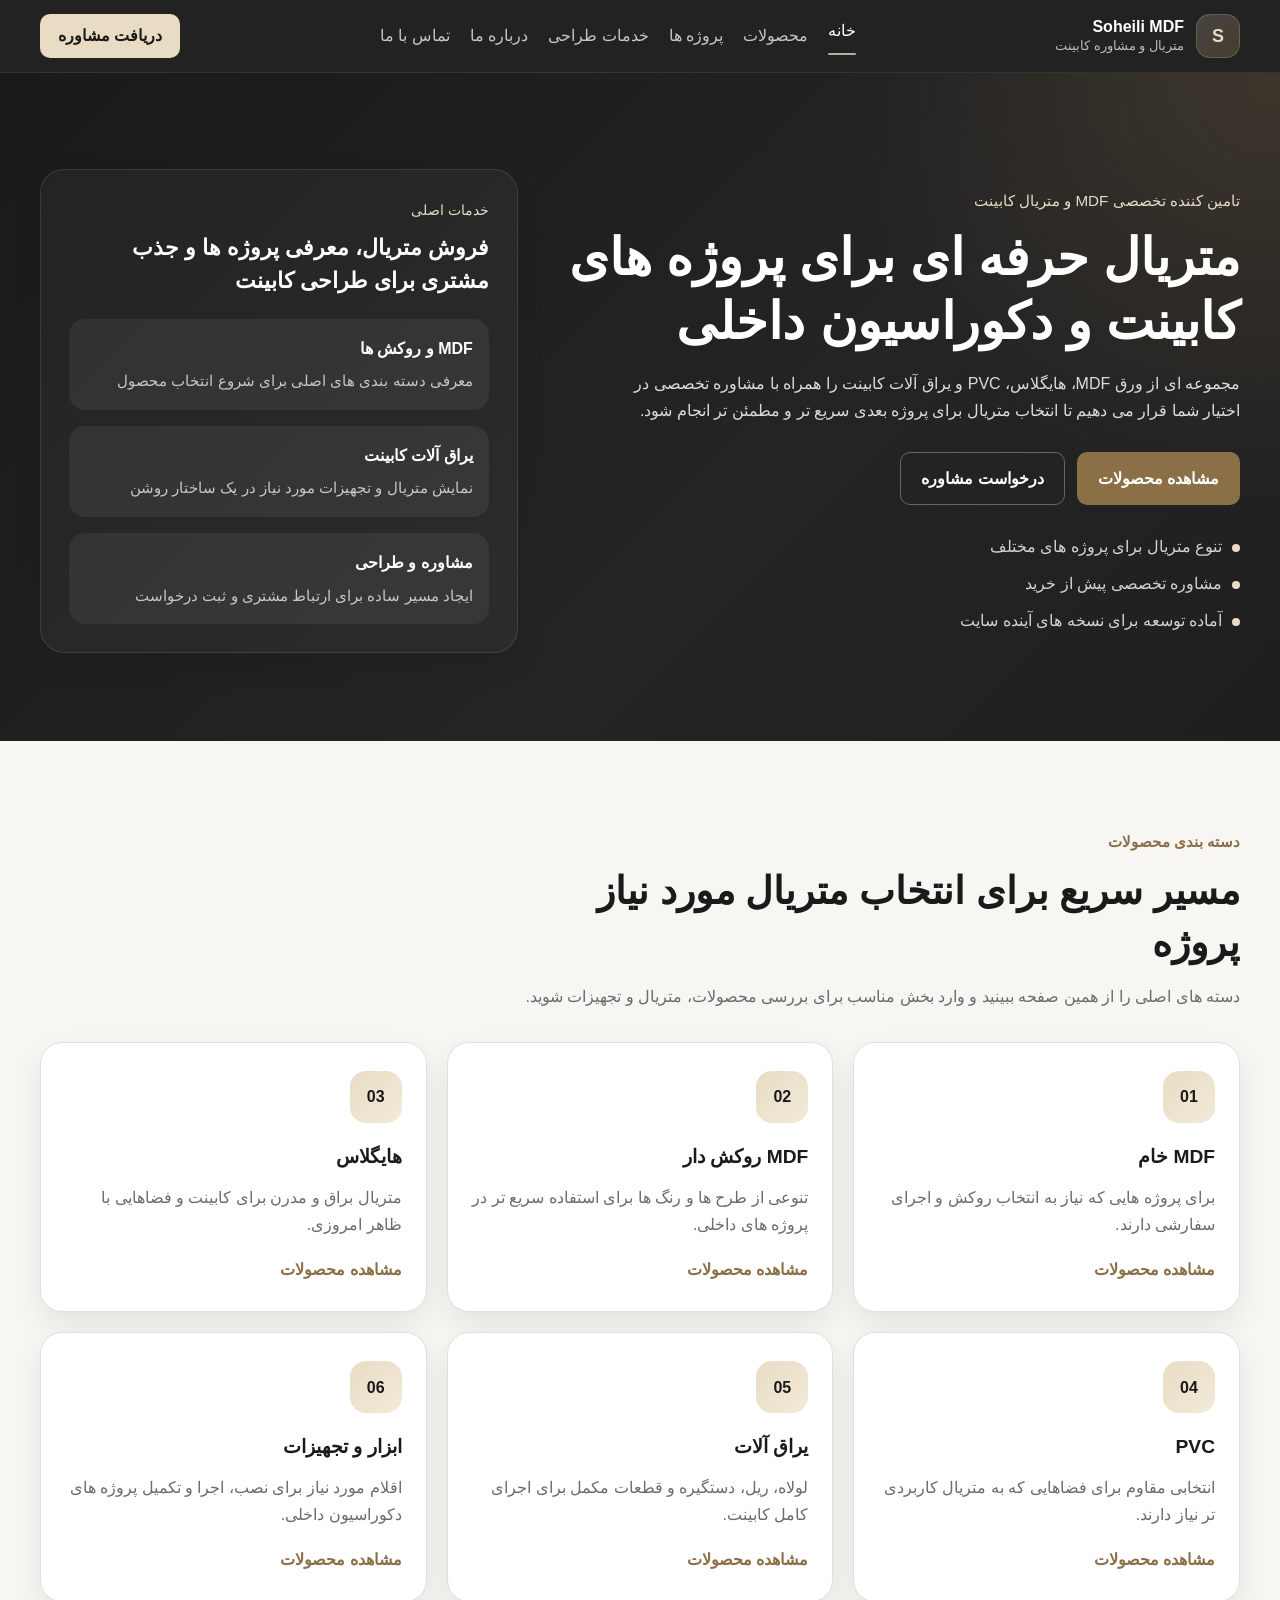
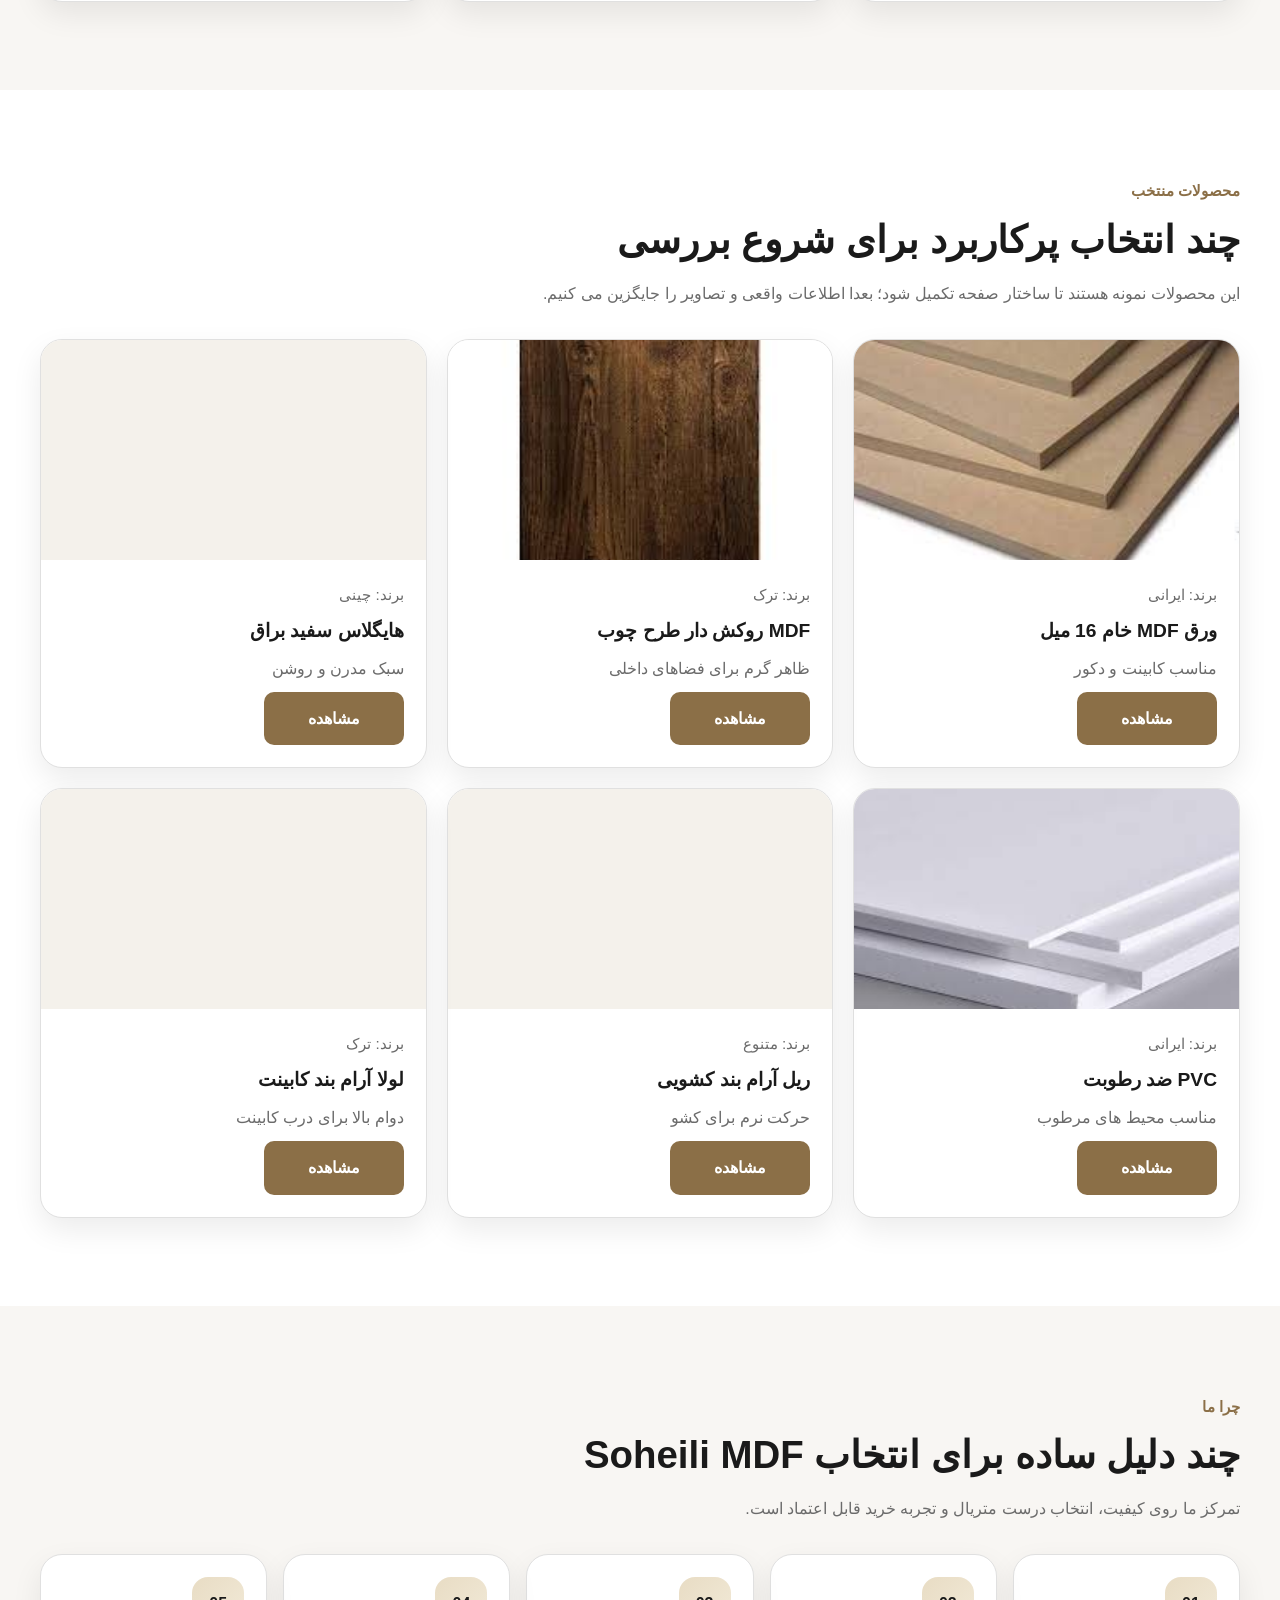
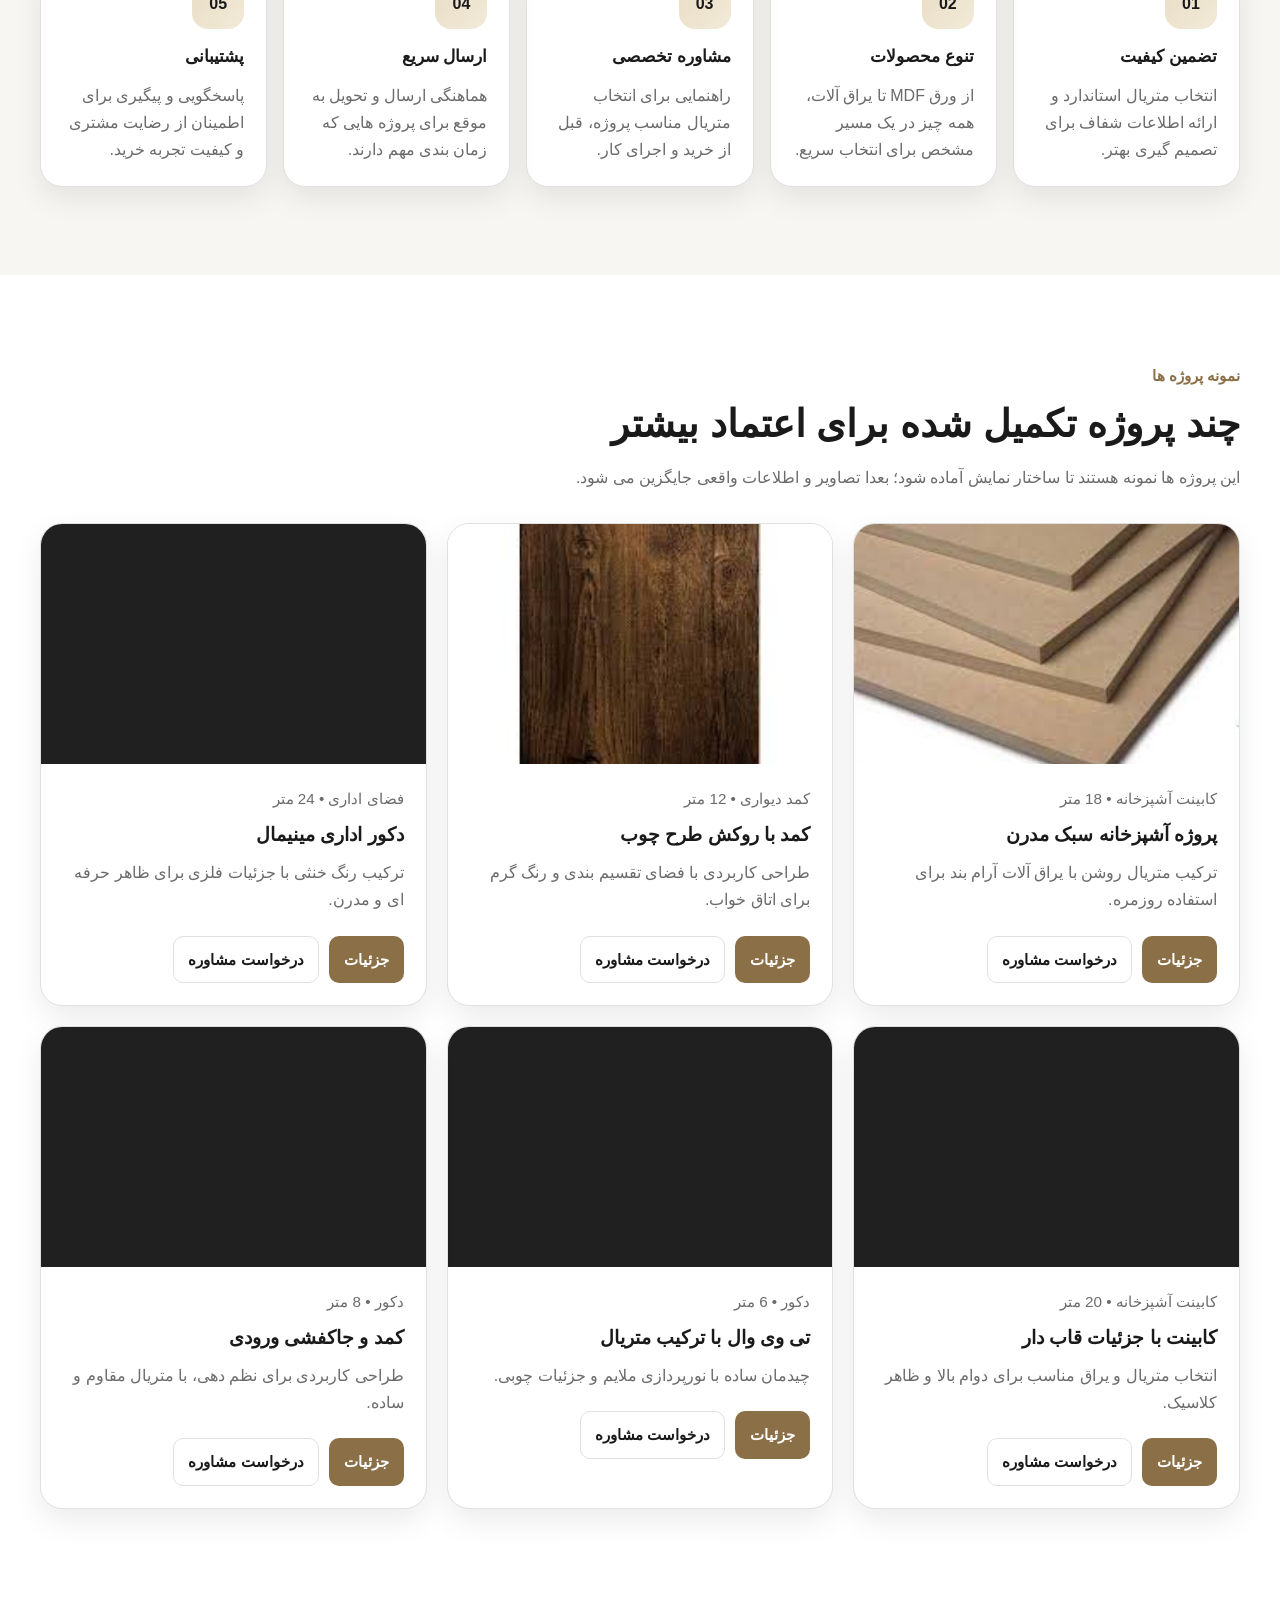
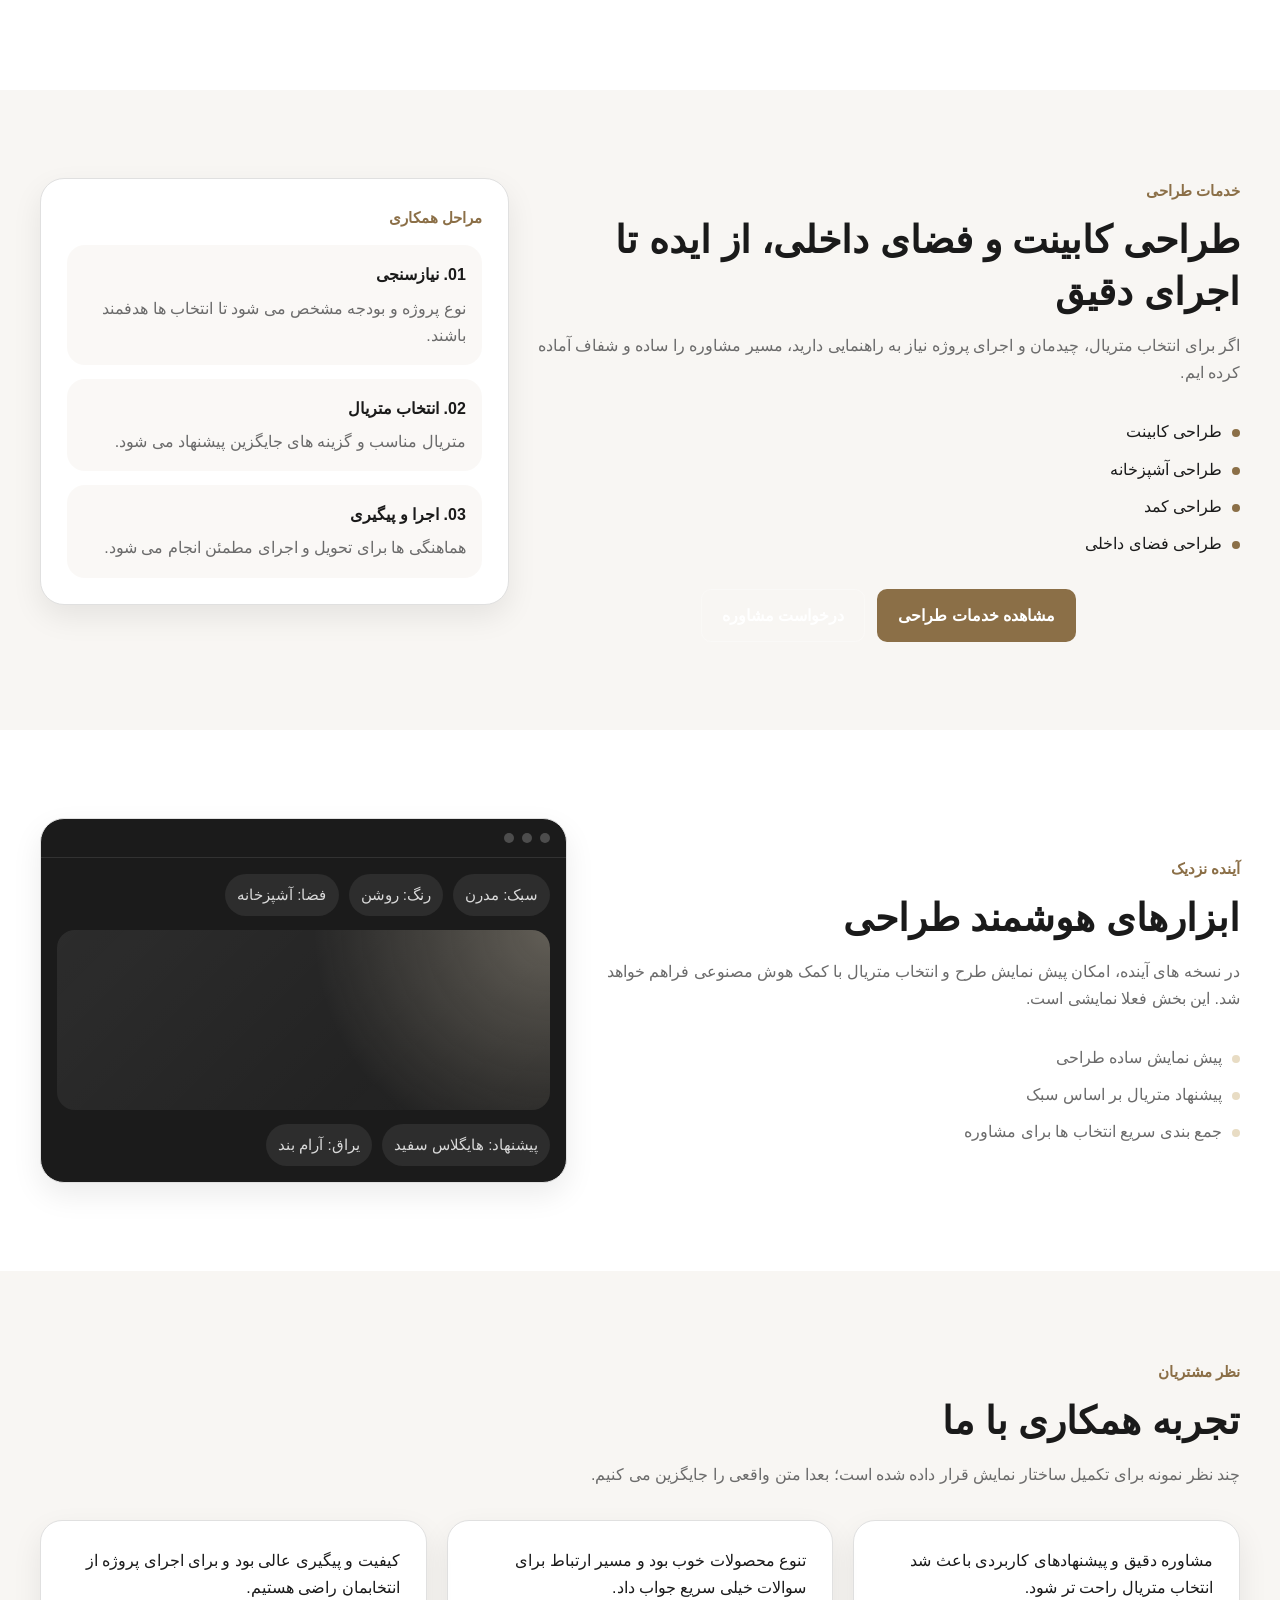
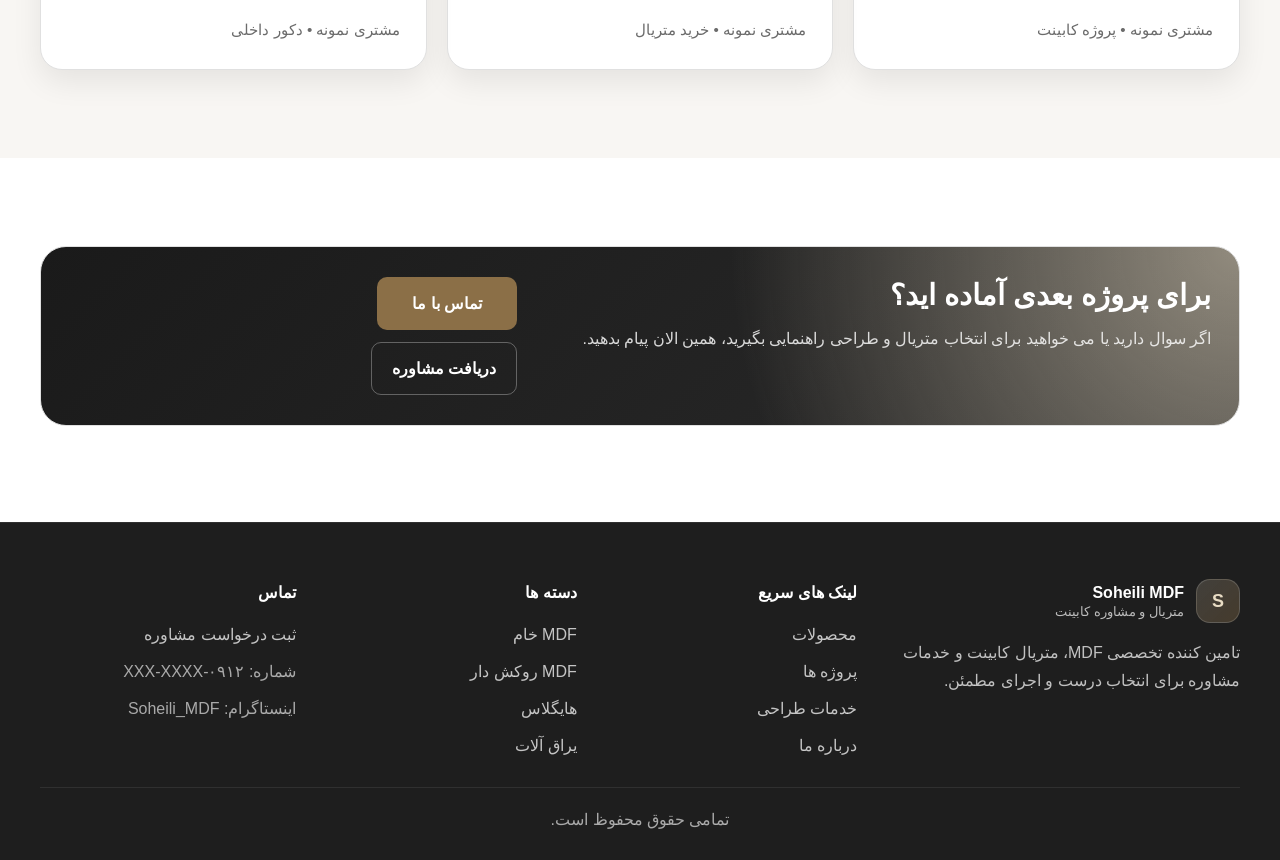
<file: index.html>
<!DOCTYPE html>
<html lang="fa" dir="rtl">
<head>
  <meta charset="UTF-8">
  <meta name="viewport" content="width=device-width, initial-scale=1.0">
  <title>Soheili MDF | تامین‌کننده تخصصی ورق MDF و یراق‌آلات کابینت</title>
  <meta name="description" content="فروش انواع ورق MDF خام، روکش‌دار، هایگلاس و یراق‌آلات کابینت. مشاوره تخصصی طراحی دکوراسیون داخلی و معرفی پروژه‌های اجرا شده در Soheili MDF.">
  <meta name="keywords" content="MDF, کابینت, دکوراسیون داخلی, هایگلاس, یراق آلات, ورق ام دی اف, طراحی آشپزخانه">
  <meta name="author" content="Soheili MDF">
  <meta name="robots" content="index, follow">
  <meta name="theme-color" content="#1A1A1A">
  
  <!-- Open Graph / Facebook -->
  <meta property="og:type" content="website">
  <meta property="og:url" content="https://soheilimdf.ir/">
  <meta property="og:site_name" content="Soheili MDF">
  <meta property="og:title" content="Soheili MDF | تامین‌کننده تخصصی ورق MDF و یراق‌آلات کابینت">
  <meta property="og:description" content="فروش انواع ورق MDF، هایگلاس و یراق‌آلات همراه با مشاوره تخصصی طراحی دکوراسیون.">
  <meta property="og:image" content="https://soheilimdf.ir/assets/images/og-image.jpg">
  <link rel="canonical" href="https://soheilimdf.ir/">

  <!-- Twitter -->
  <meta property="twitter:card" content="summary_large_image">
  <meta property="twitter:title" content="Soheili MDF | تامین‌کننده تخصصی ورق MDF و یراق‌آلات کابینت">
  <meta property="twitter:description" content="فروش انواع ورق MDF، هایگلاس و یراق‌آلات همراه با مشاوره تخصصی طراحی دکوراسیون.">

  <link rel="stylesheet" href="assets/css/style.css">
</head>
<body>
  <header class="site-header">
    <div class="container header-inner">
      <a class="logo" href="index.html" aria-label="بازگشت به صفحه اصلی">
        <span class="logo-mark">S</span>
        <span class="logo-text">
          <strong>Soheili MDF</strong>
          <small>متریال و مشاوره کابینت</small>
        </span>
      </a>

      <button class="nav-toggle" type="button" aria-expanded="false" aria-controls="main-nav">
        <span></span>
        <span></span>
        <span></span>
      </button>

      <nav class="main-nav" id="main-nav" aria-label="منوی اصلی">
        <ul>
          <li><a href="index.html">خانه</a></li>
          <li><a href="products.html">محصولات</a></li>
          <li><a href="projects.html">پروژه ها</a></li>
          <li><a href="design-service.html">خدمات طراحی</a></li>
          <li><a href="about.html">درباره ما</a></li>
          <li><a href="contact.html">تماس با ما</a></li>
        </ul>
      </nav>

      <a class="header-cta" href="contact.html">دریافت مشاوره</a>
    </div>
  </header>

  <main>
    <section class="hero">
      <div class="container hero-grid">
        <div class="hero-content">
          <p class="hero-eyebrow">تامین کننده تخصصی MDF و متریال کابینت</p>
          <h1>متریال حرفه ای برای پروژه های کابینت و دکوراسیون داخلی</h1>
          <p class="hero-text">
            مجموعه ای از ورق MDF، هایگلاس، PVC و یراق آلات کابینت را همراه با
            مشاوره تخصصی در اختیار شما قرار می دهیم تا انتخاب متریال برای پروژه
            بعدی سریع تر و مطمئن تر انجام شود.
          </p>

          <div class="hero-actions">
            <a class="btn btn-primary" href="products.html">مشاهده محصولات</a>
            <a class="btn btn-secondary" href="contact.html">درخواست مشاوره</a>
          </div>

          <ul class="hero-highlights" aria-label="ویژگی های اصلی">
            <li>تنوع متریال برای پروژه های مختلف</li>
            <li>مشاوره تخصصی پیش از خرید</li>
            <li>آماده توسعه برای نسخه های آینده سایت</li>
          </ul>
        </div>

        <div class="hero-card" aria-label="معرفی خدمات برند">
          <p class="hero-card-label">خدمات اصلی</p>
          <h2>فروش متریال، معرفی پروژه ها و جذب مشتری برای طراحی کابینت</h2>
          <div class="hero-card-items">
            <article>
              <strong>MDF و روکش ها</strong>
              <p>معرفی دسته بندی های اصلی برای شروع انتخاب محصول</p>
            </article>
            <article>
              <strong>یراق آلات کابینت</strong>
              <p>نمایش متریال و تجهیزات مورد نیاز در یک ساختار روشن</p>
            </article>
            <article>
              <strong>مشاوره و طراحی</strong>
              <p>ایجاد مسیر ساده برای ارتباط مشتری و ثبت درخواست</p>
            </article>
          </div>
        </div>
      </div>
    </section>

    <section class="categories-section" aria-labelledby="categories-title">
      <div class="container">
        <div class="section-heading">
          <p class="section-eyebrow">دسته بندی محصولات</p>
          <h2 id="categories-title">مسیر سریع برای انتخاب متریال مورد نیاز پروژه</h2>
          <p class="section-text">
            دسته های اصلی را از همین صفحه ببینید و وارد بخش مناسب برای بررسی
            محصولات، متریال و تجهیزات شوید.
          </p>
        </div>

        <div class="categories-grid">
          <article class="category-card">
            <div class="category-icon" aria-hidden="true">01</div>
            <h3>MDF خام</h3>
            <p>برای پروژه هایی که نیاز به انتخاب روکش و اجرای سفارشی دارند.</p>
            <a class="category-link" href="products.html?category=MDF%20%D8%AE%D8%A7%D9%85">مشاهده محصولات</a>
          </article>

          <article class="category-card">
            <div class="category-icon" aria-hidden="true">02</div>
            <h3>MDF روکش دار</h3>
            <p>تنوعی از طرح ها و رنگ ها برای استفاده سریع تر در پروژه های داخلی.</p>
            <a class="category-link" href="products.html?category=MDF%20%D8%B1%D9%88%DA%A9%D8%B4%20%D8%AF%D8%A7%D8%B1">مشاهده محصولات</a>
          </article>

          <article class="category-card">
            <div class="category-icon" aria-hidden="true">03</div>
            <h3>هایگلاس</h3>
            <p>متریال براق و مدرن برای کابینت و فضاهایی با ظاهر امروزی.</p>
            <a class="category-link" href="products.html?category=%D9%87%D8%A7%DB%8C%DA%AF%D9%84%D8%A7%D8%B3">مشاهده محصولات</a>
          </article>

          <article class="category-card">
            <div class="category-icon" aria-hidden="true">04</div>
            <h3>PVC</h3>
            <p>انتخابی مقاوم برای فضاهایی که به متریال کاربردی تر نیاز دارند.</p>
            <a class="category-link" href="products.html?category=PVC">مشاهده محصولات</a>
          </article>

          <article class="category-card">
            <div class="category-icon" aria-hidden="true">05</div>
            <h3>یراق آلات</h3>
            <p>لولاه، ریل، دستگیره و قطعات مکمل برای اجرای کامل کابینت.</p>
            <a class="category-link" href="products.html?category=%DB%8C%D8%B1%D8%A7%D9%82%20%D8%A2%D9%84%D8%A7%D8%AA">مشاهده محصولات</a>
          </article>

          <article class="category-card">
            <div class="category-icon" aria-hidden="true">06</div>
            <h3>ابزار و تجهیزات</h3>
            <p>اقلام مورد نیاز برای نصب، اجرا و تکمیل پروژه های دکوراسیون داخلی.</p>
            <a class="category-link" href="products.html?category=%D8%A7%D8%A8%D8%B2%D8%A7%D8%B1%20%D9%88%20%D8%AA%D8%AC%D9%87%DB%8C%D8%B2%D8%A7%D8%AA">مشاهده محصولات</a>
          </article>
        </div>
      </div>
    </section>

    <section class="featured-section" aria-labelledby="featured-title">
      <div class="container">
        <div class="section-heading">
          <p class="section-eyebrow">محصولات منتخب</p>
          <h2 id="featured-title">چند انتخاب پرکاربرد برای شروع بررسی</h2>
          <p class="section-text">
            این محصولات نمونه هستند تا ساختار صفحه تکمیل شود؛ بعدا اطلاعات واقعی و تصاویر را جایگزین می کنیم.
          </p>
        </div>

        <div class="products-grid" id="featuredProductsGrid">
          <!-- با جاوااسکریپت پر می‌شود -->
        </div>
      </div>
    </section>

    <section class="why-section" aria-labelledby="why-title">
      <div class="container">
        <div class="section-heading">
          <p class="section-eyebrow">چرا ما</p>
          <h2 id="why-title">چند دلیل ساده برای انتخاب Soheili MDF</h2>
          <p class="section-text">
            تمرکز ما روی کیفیت، انتخاب درست متریال و تجربه خرید قابل اعتماد است.
          </p>
        </div>

        <div class="benefits-grid">
          <article class="benefit-card">
            <div class="benefit-icon" aria-hidden="true">01</div>
            <h3>تضمین کیفیت</h3>
            <p>انتخاب متریال استاندارد و ارائه اطلاعات شفاف برای تصمیم گیری بهتر.</p>
          </article>

          <article class="benefit-card">
            <div class="benefit-icon" aria-hidden="true">02</div>
            <h3>تنوع محصولات</h3>
            <p>از ورق MDF تا یراق آلات، همه چیز در یک مسیر مشخص برای انتخاب سریع.</p>
          </article>

          <article class="benefit-card">
            <div class="benefit-icon" aria-hidden="true">03</div>
            <h3>مشاوره تخصصی</h3>
            <p>راهنمایی برای انتخاب متریال مناسب پروژه، قبل از خرید و اجرای کار.</p>
          </article>

          <article class="benefit-card">
            <div class="benefit-icon" aria-hidden="true">04</div>
            <h3>ارسال سریع</h3>
            <p>هماهنگی ارسال و تحویل به موقع برای پروژه هایی که زمان بندی مهم دارند.</p>
          </article>

          <article class="benefit-card">
            <div class="benefit-icon" aria-hidden="true">05</div>
            <h3>پشتیبانی</h3>
            <p>پاسخگویی و پیگیری برای اطمینان از رضایت مشتری و کیفیت تجربه خرید.</p>
          </article>
        </div>
      </div>
    </section>

    <section class="projects-preview" aria-labelledby="projects-title">
      <div class="container">
        <div class="section-heading">
          <p class="section-eyebrow">نمونه پروژه ها</p>
          <h2 id="projects-title">چند پروژه تکمیل شده برای اعتماد بیشتر</h2>
          <p class="section-text">
            این پروژه ها نمونه هستند تا ساختار نمایش آماده شود؛ بعدا تصاویر و اطلاعات واقعی جایگزین می شود.
          </p>
        </div>

        <div class="projects-grid" id="homeProjectsGrid">
          <!-- با جاوااسکریپت پر می‌شود -->
        </div>

        <div class="page-actions">
          <a class="btn btn-secondary" href="projects.html">مشاهده همه پروژه ها</a>
        </div>
      </div>
    </section>

    <section class="service-section" aria-labelledby="service-title">
      <div class="container service-grid">
        <div class="service-content">
          <div class="section-heading">
            <p class="section-eyebrow">خدمات طراحی</p>
            <h2 id="service-title">طراحی کابینت و فضای داخلی، از ایده تا اجرای دقیق</h2>
            <p class="section-text">
              اگر برای انتخاب متریال، چیدمان و اجرای پروژه نیاز به راهنمایی دارید، مسیر مشاوره را ساده و شفاف آماده کرده ایم.
            </p>
          </div>

          <ul class="service-list" aria-label="حوزه های خدمات طراحی">
            <li>طراحی کابینت</li>
            <li>طراحی آشپزخانه</li>
            <li>طراحی کمد</li>
            <li>طراحی فضای داخلی</li>
          </ul>

          <div class="page-actions">
            <a class="btn btn-primary" href="design-service.html">مشاهده خدمات طراحی</a>
            <a class="btn btn-secondary" href="contact.html">درخواست مشاوره</a>
          </div>
        </div>

        <div class="service-card" aria-label="مسیر ساده همکاری">
          <p class="service-card-label">مراحل همکاری</p>
          <div class="service-steps">
            <article class="service-step">
              <strong>01. نیازسنجی</strong>
              <p>نوع پروژه و بودجه مشخص می شود تا انتخاب ها هدفمند باشند.</p>
            </article>
            <article class="service-step">
              <strong>02. انتخاب متریال</strong>
              <p>متریال مناسب و گزینه های جایگزین پیشنهاد می شود.</p>
            </article>
            <article class="service-step">
              <strong>03. اجرا و پیگیری</strong>
              <p>هماهنگی ها برای تحویل و اجرای مطمئن انجام می شود.</p>
            </article>
          </div>
        </div>
      </div>
    </section>

    <section class="smart-section" aria-labelledby="smart-title">
      <div class="container smart-grid">
        <div class="smart-content">
          <div class="section-heading">
            <p class="section-eyebrow">آینده نزدیک</p>
            <h2 id="smart-title">ابزارهای هوشمند طراحی</h2>
            <p class="section-text">
              در نسخه های آینده، امکان پیش نمایش طرح و انتخاب متریال با کمک هوش مصنوعی فراهم خواهد شد. این بخش فعلا نمایشی است.
            </p>
          </div>
          <ul class="smart-points" aria-label="قابلیت های آینده">
            <li>پیش نمایش ساده طراحی</li>
            <li>پیشنهاد متریال بر اساس سبک</li>
            <li>جمع بندی سریع انتخاب ها برای مشاوره</li>
          </ul>
        </div>

        <div class="smart-mock" aria-label="نمایش نمونه ابزار">
          <div class="smart-mock-top">
            <span class="smart-dot" aria-hidden="true"></span>
            <span class="smart-dot" aria-hidden="true"></span>
            <span class="smart-dot" aria-hidden="true"></span>
          </div>
          <div class="smart-mock-body">
            <div class="smart-mock-row">
              <span class="smart-pill">سبک: مدرن</span>
              <span class="smart-pill">رنگ: روشن</span>
              <span class="smart-pill">فضا: آشپزخانه</span>
            </div>
            <div class="smart-mock-preview" aria-hidden="true"></div>
            <div class="smart-mock-row">
              <span class="smart-pill">پیشنهاد: هایگلاس سفید</span>
              <span class="smart-pill">یراق: آرام بند</span>
            </div>
          </div>
        </div>
      </div>
    </section>

    <section class="reviews-section" aria-labelledby="reviews-title">
      <div class="container">
        <div class="section-heading">
          <p class="section-eyebrow">نظر مشتریان</p>
          <h2 id="reviews-title">تجربه همکاری با ما</h2>
          <p class="section-text">
            چند نظر نمونه برای تکمیل ساختار نمایش قرار داده شده است؛ بعدا متن واقعی را جایگزین می کنیم.
          </p>
        </div>

        <div class="reviews-grid">
          <article class="review-card">
            <p class="review-text">مشاوره دقیق و پیشنهادهای کاربردی باعث شد انتخاب متریال راحت تر شود.</p>
            <p class="review-meta">مشتری نمونه • پروژه کابینت</p>
          </article>
          <article class="review-card">
            <p class="review-text">تنوع محصولات خوب بود و مسیر ارتباط برای سوالات خیلی سریع جواب داد.</p>
            <p class="review-meta">مشتری نمونه • خرید متریال</p>
          </article>
          <article class="review-card">
            <p class="review-text">کیفیت و پیگیری عالی بود و برای اجرای پروژه از انتخابمان راضی هستیم.</p>
            <p class="review-meta">مشتری نمونه • دکور داخلی</p>
          </article>
        </div>
      </div>
    </section>

    <section class="cta-section" aria-labelledby="cta-title">
      <div class="container cta-box">
        <div class="cta-content">
          <h2 id="cta-title">برای پروژه بعدی آماده اید؟</h2>
          <p class="cta-text">
            اگر سوال دارید یا می خواهید برای انتخاب متریال و طراحی راهنمایی بگیرید، همین الان پیام بدهید.
          </p>
        </div>
        <div class="cta-actions">
          <a class="btn btn-primary" href="contact.html">تماس با ما</a>
          <a class="btn btn-secondary" href="contact.html">دریافت مشاوره</a>
        </div>
      </div>
    </section>
  </main>

  <footer class="site-footer">
    <div class="container footer-grid">
      <div class="footer-brand">
        <a class="logo footer-logo" href="index.html" aria-label="بازگشت به صفحه اصلی">
          <span class="logo-mark">S</span>
          <span class="logo-text">
            <strong>Soheili MDF</strong>
            <small>متریال و مشاوره کابینت</small>
          </span>
        </a>
        <p class="footer-text">
          تامین کننده تخصصی MDF، متریال کابینت و خدمات مشاوره برای انتخاب درست و اجرای مطمئن.
        </p>
      </div>

      <div class="footer-col">
        <h2 class="footer-title">لینک های سریع</h2>
        <ul class="footer-links">
          <li><a href="products.html">محصولات</a></li>
          <li><a href="projects.html">پروژه ها</a></li>
          <li><a href="design-service.html">خدمات طراحی</a></li>
          <li><a href="about.html">درباره ما</a></li>
        </ul>
      </div>

      <div class="footer-col">
        <h2 class="footer-title">دسته ها</h2>
        <ul class="footer-links">
          <li><a href="products.html">MDF خام</a></li>
          <li><a href="products.html">MDF روکش دار</a></li>
          <li><a href="products.html">هایگلاس</a></li>
          <li><a href="products.html">یراق آلات</a></li>
        </ul>
      </div>

      <div class="footer-col">
        <h2 class="footer-title">تماس</h2>
        <ul class="footer-links">
          <li><a href="contact.html">ثبت درخواست مشاوره</a></li>
          <li><span class="footer-muted">شماره: ۰۹۱۲-XXX-XXXX</span></li>
          <li><span class="footer-muted">اینستاگرام: Soheili_MDF</span></li>
        </ul>
      </div>
    </div>

    <div class="container footer-bottom">
      <p>تمامی حقوق محفوظ است.</p>
    </div>
  </footer>

  <script src="assets/js/main.js"></script>
</body>
</html>
</file>
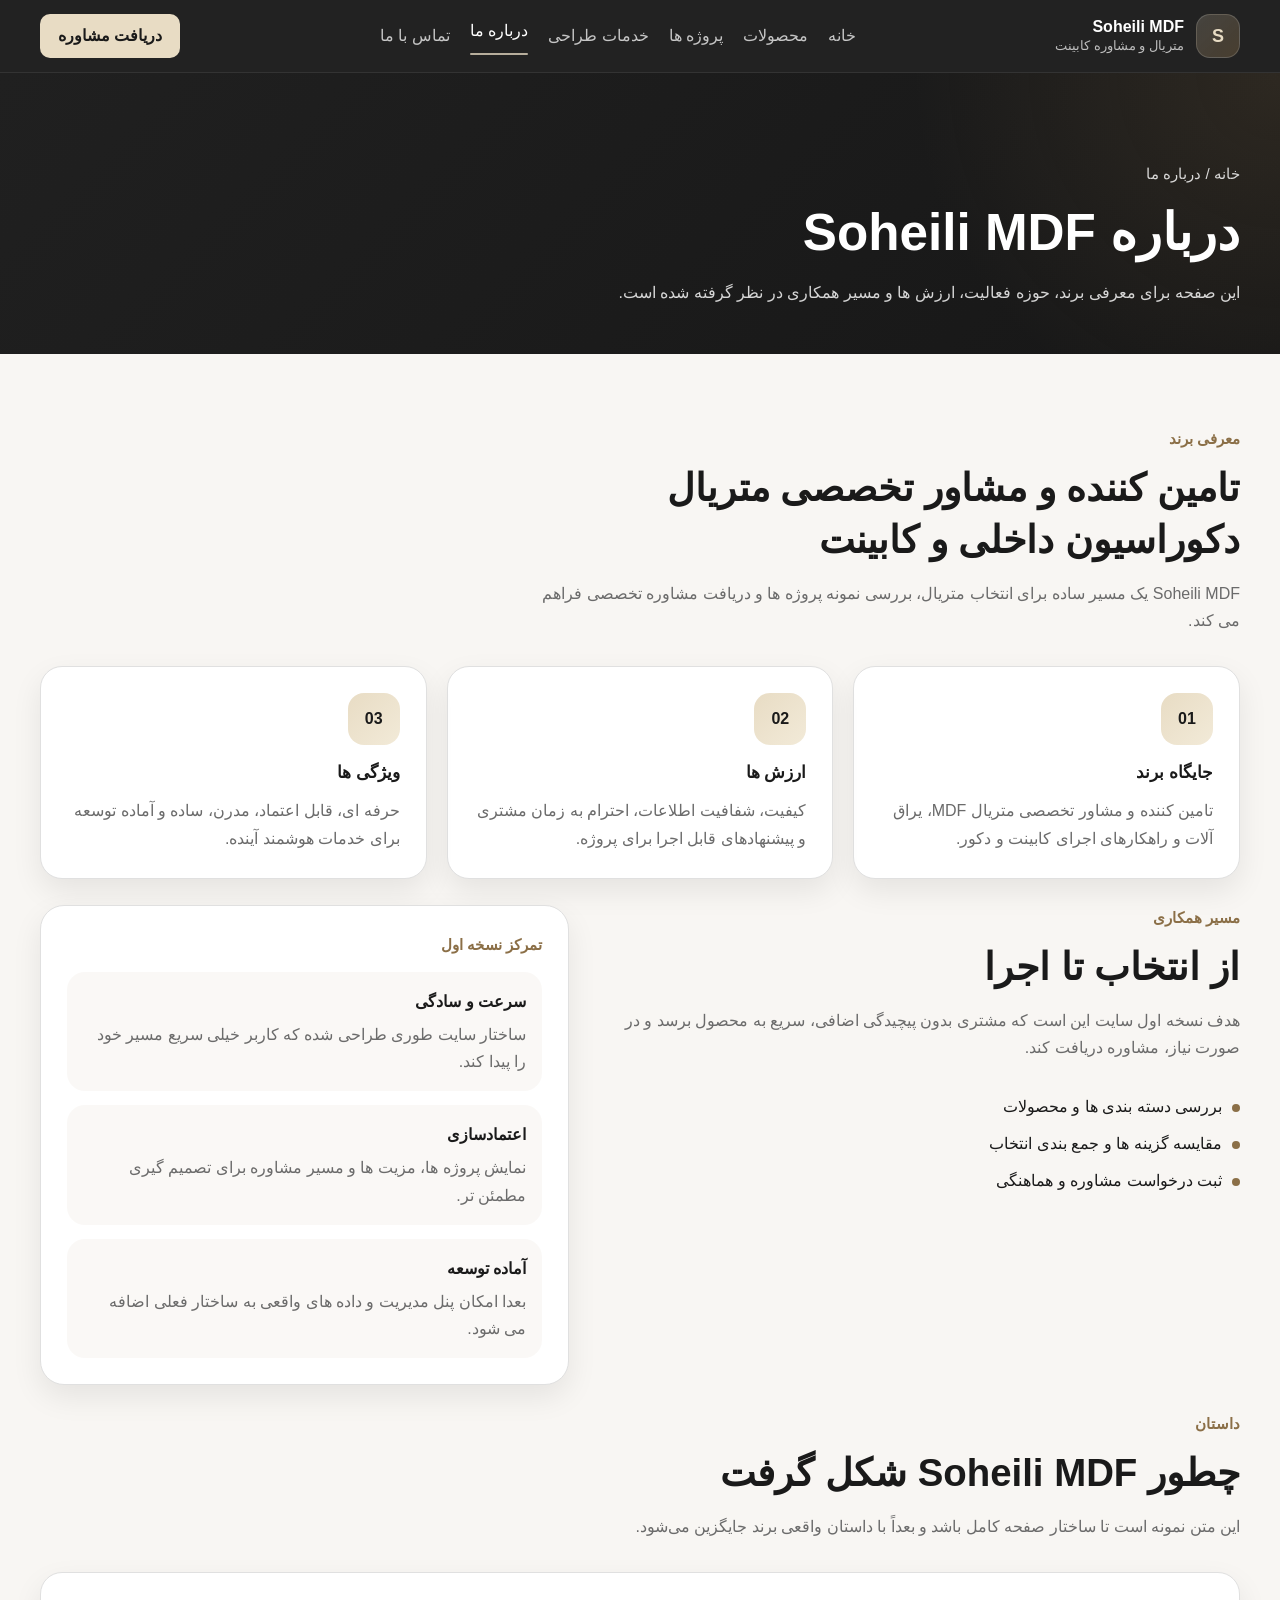
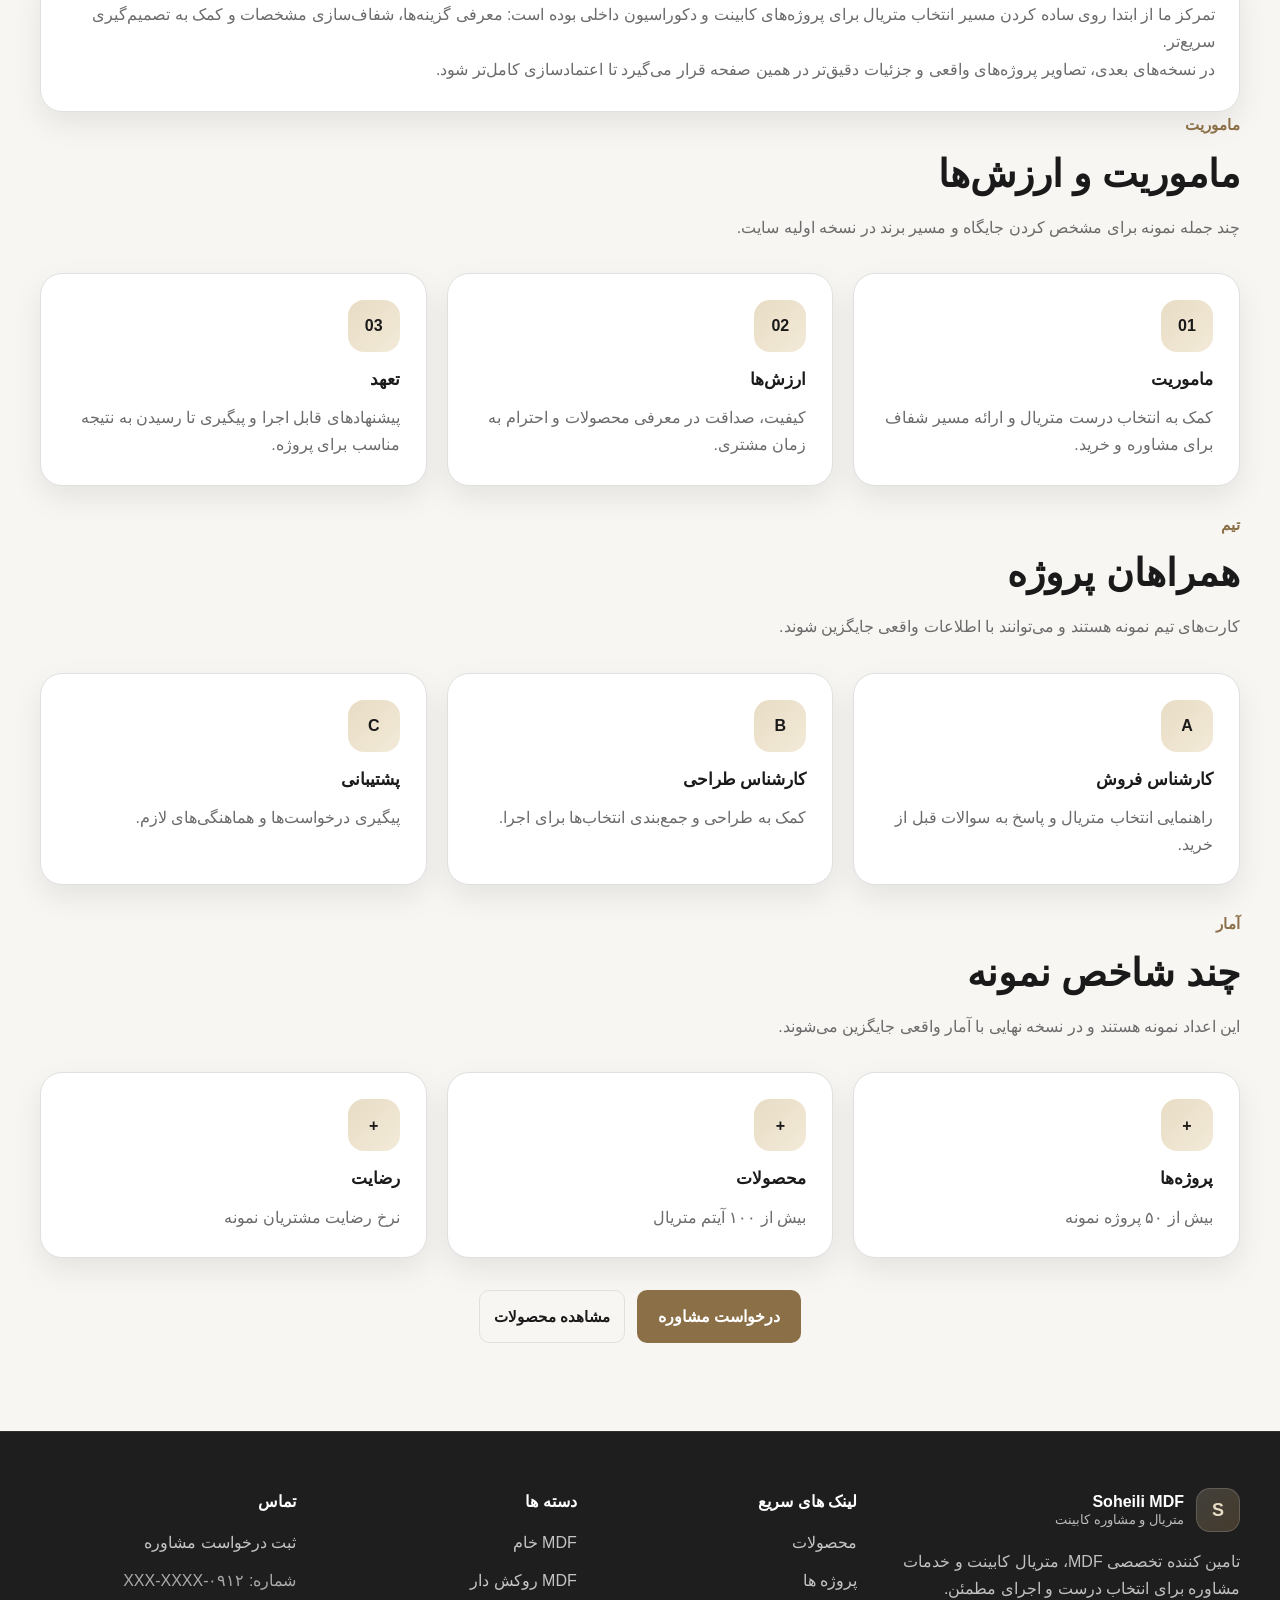
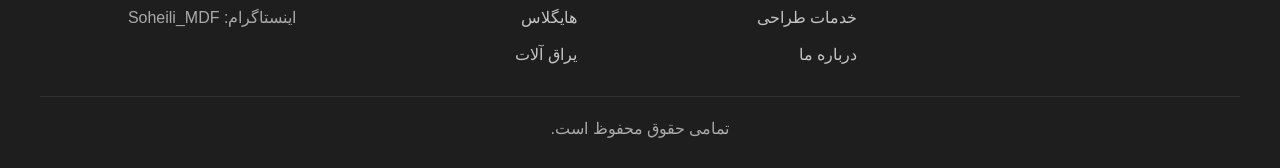
<file: about.html>
<!DOCTYPE html>
<html lang="fa" dir="rtl">
<head>
  <meta charset="UTF-8">
  <meta name="viewport" content="width=device-width, initial-scale=1.0">
  <title>درباره ما | Soheili MDF - تخصص در متریال و مشاوره کابینت</title>
  <meta name="description" content="آشنایی با Soheili MDF، اهداف، ارزش‌ها و تخصص ما در تامین متریال و ارائه خدمات مشاوره طراحی دکوراسیون داخلی.">
  <meta name="robots" content="index,follow">
  <meta name="theme-color" content="#1A1A1A">
  <meta property="og:title" content="درباره ما | Soheili MDF - تخصص در متریال و مشاوره کابینت">
  <meta property="og:description" content="آشنایی با Soheili MDF، اهداف، ارزش‌ها و تخصص ما در تامین متریال.">
  <meta property="og:image" content="assets/images/خام.jpg">
  <meta property="og:type" content="website">
  <meta property="og:locale" content="fa_IR">
  <meta property="og:site_name" content="Soheili MDF">
  <meta property="og:url" content="https://soheilimdf.ir/about.html">
  <link rel="canonical" href="https://soheilimdf.ir/about.html">
  <link rel="stylesheet" href="assets/css/style.css">
</head>
<body>
  <header class="site-header">
    <div class="container header-inner">
      <a class="logo" href="index.html" aria-label="بازگشت به صفحه اصلی">
        <span class="logo-mark">S</span>
        <span class="logo-text">
          <strong>Soheili MDF</strong>
          <small>متریال و مشاوره کابینت</small>
        </span>
      </a>

      <button class="nav-toggle" type="button" aria-expanded="false" aria-controls="main-nav">
        <span></span>
        <span></span>
        <span></span>
      </button>

      <nav class="main-nav" id="main-nav" aria-label="منوی اصلی">
        <ul>
          <li><a href="index.html">خانه</a></li>
          <li><a href="products.html">محصولات</a></li>
          <li><a href="projects.html">پروژه ها</a></li>
          <li><a href="design-service.html">خدمات طراحی</a></li>
          <li><a href="about.html">درباره ما</a></li>
          <li><a href="contact.html">تماس با ما</a></li>
        </ul>
      </nav>

      <a class="header-cta" href="contact.html">دریافت مشاوره</a>
    </div>
  </header>

  <main>
    <section class="page-hero">
      <div class="container">
        <p class="breadcrumb">خانه / درباره ما</p>
        <h1>درباره Soheili MDF</h1>
        <p>
          این صفحه برای معرفی برند، حوزه فعالیت، ارزش ها و مسیر همکاری در نظر گرفته شده است.
        </p>
      </div>
    </section>

    <section class="page-content">
      <div class="container">
        <div class="section-heading">
          <p class="section-eyebrow">معرفی برند</p>
          <h2>تامین کننده و مشاور تخصصی متریال دکوراسیون داخلی و کابینت</h2>
          <p class="section-text">
            Soheili MDF یک مسیر ساده برای انتخاب متریال، بررسی نمونه پروژه ها و دریافت مشاوره تخصصی فراهم می کند.
          </p>
        </div>

        <div class="about-grid">
          <article class="about-card">
            <div class="about-icon" aria-hidden="true">01</div>
            <h3>جایگاه برند</h3>
            <p>تامین کننده و مشاور تخصصی متریال MDF، یراق آلات و راهکارهای اجرای کابینت و دکور.</p>
          </article>

          <article class="about-card">
            <div class="about-icon" aria-hidden="true">02</div>
            <h3>ارزش ها</h3>
            <p>کیفیت، شفافیت اطلاعات، احترام به زمان مشتری و پیشنهادهای قابل اجرا برای پروژه.</p>
          </article>

          <article class="about-card">
            <div class="about-icon" aria-hidden="true">03</div>
            <h3>ویژگی ها</h3>
            <p>حرفه ای، قابل اعتماد، مدرن، ساده و آماده توسعه برای خدمات هوشمند آینده.</p>
          </article>
        </div>

        <div class="about-split" aria-label="مسیر همکاری">
          <div class="about-split-content">
            <div class="section-heading">
              <p class="section-eyebrow">مسیر همکاری</p>
              <h2>از انتخاب تا اجرا</h2>
              <p class="section-text">
                هدف نسخه اول سایت این است که مشتری بدون پیچیدگی اضافی، سریع به محصول برسد و در صورت نیاز، مشاوره دریافت کند.
              </p>
            </div>

            <ul class="service-list" aria-label="گام های همکاری">
              <li>بررسی دسته بندی ها و محصولات</li>
              <li>مقایسه گزینه ها و جمع بندی انتخاب</li>
              <li>ثبت درخواست مشاوره و هماهنگی</li>
            </ul>
          </div>

          <div class="about-panel" aria-label="شاخص های اعتماد">
            <p class="service-card-label">تمرکز نسخه اول</p>
            <div class="about-panel-items">
              <article class="about-panel-item">
                <strong>سرعت و سادگی</strong>
                <p>ساختار سایت طوری طراحی شده که کاربر خیلی سریع مسیر خود را پیدا کند.</p>
              </article>
              <article class="about-panel-item">
                <strong>اعتمادسازی</strong>
                <p>نمایش پروژه ها، مزیت ها و مسیر مشاوره برای تصمیم گیری مطمئن تر.</p>
              </article>
              <article class="about-panel-item">
                <strong>آماده توسعه</strong>
                <p>بعدا امکان پنل مدیریت و داده های واقعی به ساختار فعلی اضافه می شود.</p>
              </article>
            </div>
          </div>
        </div>

        <section class="about-story" aria-labelledby="story-title">
          <div class="section-heading">
            <p class="section-eyebrow">داستان</p>
            <h2 id="story-title">چطور Soheili MDF شکل گرفت</h2>
            <p class="section-text">این متن نمونه است تا ساختار صفحه کامل باشد و بعداً با داستان واقعی برند جایگزین می‌شود.</p>
          </div>
          <div class="detail-box">
            <p class="section-text">
              تمرکز ما از ابتدا روی ساده کردن مسیر انتخاب متریال برای پروژه‌های کابینت و دکوراسیون داخلی بوده است: معرفی گزینه‌ها،
              شفاف‌سازی مشخصات و کمک به تصمیم‌گیری سریع‌تر.
            </p>
            <p class="section-text">
              در نسخه‌های بعدی، تصاویر پروژه‌های واقعی و جزئیات دقیق‌تر در همین صفحه قرار می‌گیرد تا اعتمادسازی کامل‌تر شود.
            </p>
          </div>
        </section>

        <section class="about-mission" aria-labelledby="mission-title">
          <div class="section-heading">
            <p class="section-eyebrow">ماموریت</p>
            <h2 id="mission-title">ماموریت و ارزش‌ها</h2>
            <p class="section-text">چند جمله نمونه برای مشخص کردن جایگاه و مسیر برند در نسخه اولیه سایت.</p>
          </div>
          <div class="about-grid" aria-label="ماموریت و ارزش‌ها">
            <article class="about-card">
              <div class="about-icon" aria-hidden="true">01</div>
              <h3>ماموریت</h3>
              <p>کمک به انتخاب درست متریال و ارائه مسیر شفاف برای مشاوره و خرید.</p>
            </article>
            <article class="about-card">
              <div class="about-icon" aria-hidden="true">02</div>
              <h3>ارزش‌ها</h3>
              <p>کیفیت، صداقت در معرفی محصولات و احترام به زمان مشتری.</p>
            </article>
            <article class="about-card">
              <div class="about-icon" aria-hidden="true">03</div>
              <h3>تعهد</h3>
              <p>پیشنهادهای قابل اجرا و پیگیری تا رسیدن به نتیجه مناسب برای پروژه.</p>
            </article>
          </div>
        </section>

        <section class="about-team" aria-labelledby="team-title">
          <div class="section-heading">
            <p class="section-eyebrow">تیم</p>
            <h2 id="team-title">همراهان پروژه</h2>
            <p class="section-text">کارت‌های تیم نمونه هستند و می‌توانند با اطلاعات واقعی جایگزین شوند.</p>
          </div>
          <div class="about-grid" aria-label="اعضای تیم">
            <article class="about-card">
              <div class="about-icon" aria-hidden="true">A</div>
              <h3>کارشناس فروش</h3>
              <p>راهنمایی انتخاب متریال و پاسخ به سوالات قبل از خرید.</p>
            </article>
            <article class="about-card">
              <div class="about-icon" aria-hidden="true">B</div>
              <h3>کارشناس طراحی</h3>
              <p>کمک به طراحی و جمع‌بندی انتخاب‌ها برای اجرا.</p>
            </article>
            <article class="about-card">
              <div class="about-icon" aria-hidden="true">C</div>
              <h3>پشتیبانی</h3>
              <p>پیگیری درخواست‌ها و هماهنگی‌های لازم.</p>
            </article>
          </div>
        </section>

        <section class="about-stats" aria-labelledby="stats-title">
          <div class="section-heading">
            <p class="section-eyebrow">آمار</p>
            <h2 id="stats-title">چند شاخص نمونه</h2>
            <p class="section-text">این اعداد نمونه هستند و در نسخه نهایی با آمار واقعی جایگزین می‌شوند.</p>
          </div>
          <div class="about-grid" aria-label="آمار برند">
            <article class="about-card">
              <div class="about-icon" aria-hidden="true">+</div>
              <h3>پروژه‌ها</h3>
              <p>بیش از ۵۰ پروژه نمونه</p>
            </article>
            <article class="about-card">
              <div class="about-icon" aria-hidden="true">+</div>
              <h3>محصولات</h3>
              <p>بیش از ۱۰۰ آیتم متریال</p>
            </article>
            <article class="about-card">
              <div class="about-icon" aria-hidden="true">+</div>
              <h3>رضایت</h3>
              <p>نرخ رضایت مشتریان نمونه</p>
            </article>
          </div>
        </section>

        <div class="page-actions">
          <a class="btn btn-primary" href="contact.html">درخواست مشاوره</a>
          <a class="btn btn-outline btn-sm" href="products.html">مشاهده محصولات</a>
        </div>
      </div>
    </section>
  </main>

  <footer class="site-footer">
    <div class="container footer-grid">
      <div class="footer-brand">
        <a class="logo footer-logo" href="index.html" aria-label="بازگشت به صفحه اصلی">
          <span class="logo-mark">S</span>
          <span class="logo-text">
            <strong>Soheili MDF</strong>
            <small>متریال و مشاوره کابینت</small>
          </span>
        </a>
        <p class="footer-text">
          تامین کننده تخصصی MDF، متریال کابینت و خدمات مشاوره برای انتخاب درست و اجرای مطمئن.
        </p>
      </div>

      <div class="footer-col">
        <h2 class="footer-title">لینک های سریع</h2>
        <ul class="footer-links">
          <li><a href="products.html">محصولات</a></li>
          <li><a href="projects.html">پروژه ها</a></li>
          <li><a href="design-service.html">خدمات طراحی</a></li>
          <li><a href="about.html">درباره ما</a></li>
        </ul>
      </div>

      <div class="footer-col">
        <h2 class="footer-title">دسته ها</h2>
        <ul class="footer-links">
          <li><a href="products.html">MDF خام</a></li>
          <li><a href="products.html">MDF روکش دار</a></li>
          <li><a href="products.html">هایگلاس</a></li>
          <li><a href="products.html">یراق آلات</a></li>
        </ul>
      </div>

      <div class="footer-col">
        <h2 class="footer-title">تماس</h2>
        <ul class="footer-links">
          <li><a href="contact.html">ثبت درخواست مشاوره</a></li>
          <li><span class="footer-muted">شماره: ۰۹۱۲-XXX-XXXX</span></li>
          <li><span class="footer-muted">اینستاگرام: Soheili_MDF</span></li>
        </ul>
      </div>
    </div>

    <div class="container footer-bottom">
      <p>تمامی حقوق محفوظ است.</p>
    </div>
  </footer>

  <script src="assets/js/main.js"></script>
</body>
</html>
</file>
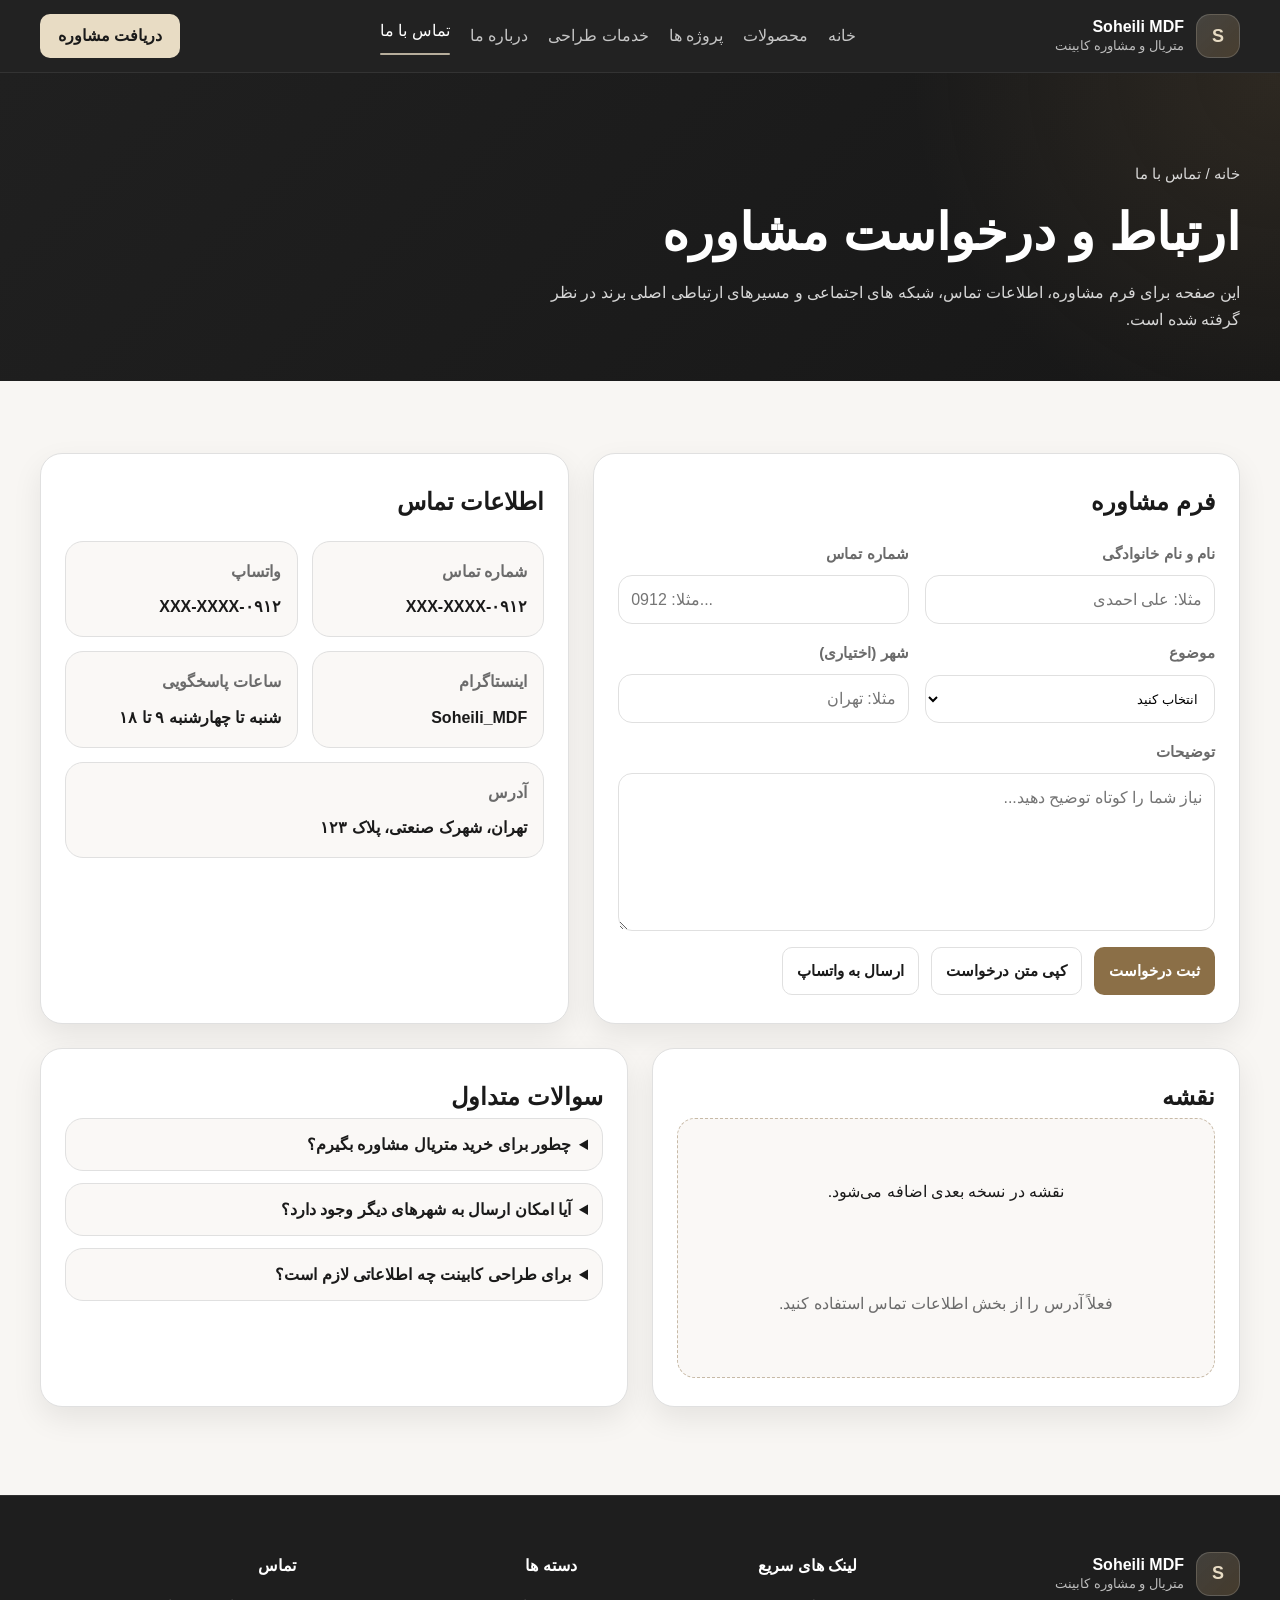
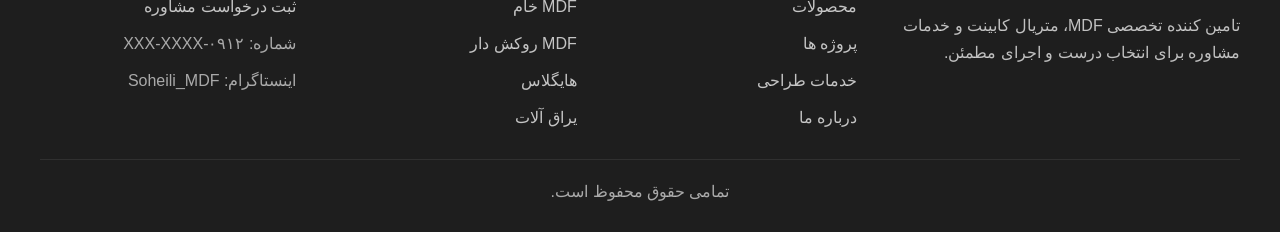
<file: contact.html>
<!DOCTYPE html>
<html lang="fa" dir="rtl">
<head>
  <meta charset="UTF-8">
  <meta name="viewport" content="width=device-width, initial-scale=1.0">
  <title>تماس با ما | Soheili MDF - مشاوره رایگان طراحی و خرید متریال</title>
  <meta name="description" content="ارتباط با Soheili MDF برای دریافت مشاوره رایگان، ثبت درخواست طراحی و استعلام قیمت انواع ورق MDF و یراق‌آلات.">
  <meta name="robots" content="index,follow">
  <meta name="theme-color" content="#1A1A1A">
  <meta property="og:title" content="تماس با ما | Soheili MDF - مشاوره رایگان طراحی و خرید متریال">
  <meta property="og:description" content="ارتباط با Soheili MDF برای دریافت مشاوره رایگان و استعلام قیمت.">
  <meta property="og:image" content="assets/images/خام.jpg">
  <meta property="og:type" content="website">
  <meta property="og:locale" content="fa_IR">
  <meta property="og:site_name" content="Soheili MDF">
  <meta property="og:url" content="https://soheilimdf.ir/contact.html">
  <link rel="canonical" href="https://soheilimdf.ir/contact.html">
  <link rel="stylesheet" href="assets/css/style.css">
</head>
<body>
  <header class="site-header">
    <div class="container header-inner">
      <a class="logo" href="index.html" aria-label="بازگشت به صفحه اصلی">
        <span class="logo-mark">S</span>
        <span class="logo-text">
          <strong>Soheili MDF</strong>
          <small>متریال و مشاوره کابینت</small>
        </span>
      </a>

      <button class="nav-toggle" type="button" aria-expanded="false" aria-controls="main-nav">
        <span></span>
        <span></span>
        <span></span>
      </button>

      <nav class="main-nav" id="main-nav" aria-label="منوی اصلی">
        <ul>
          <li><a href="index.html">خانه</a></li>
          <li><a href="products.html">محصولات</a></li>
          <li><a href="projects.html">پروژه ها</a></li>
          <li><a href="design-service.html">خدمات طراحی</a></li>
          <li><a href="about.html">درباره ما</a></li>
          <li><a href="contact.html">تماس با ما</a></li>
        </ul>
      </nav>

      <a class="header-cta" href="contact.html">دریافت مشاوره</a>
    </div>
  </header>

  <main>
    <section class="page-hero">
      <div class="container">
        <p class="breadcrumb">خانه / تماس با ما</p>
        <h1>ارتباط و درخواست مشاوره</h1>
        <p>
          این صفحه برای فرم مشاوره، اطلاعات تماس، شبکه های اجتماعی و مسیرهای
          ارتباطی اصلی برند در نظر گرفته شده است.
        </p>
      </div>
    </section>

    <section class="page-content">
      <div class="container">
        <div class="detail-layout">
          <div class="detail-box">
            <h2>فرم مشاوره</h2>
            <form class="consultation-form" id="consultationForm">
              <div class="form-grid">
                <label class="field">
                  <span class="field-label">نام و نام خانوادگی</span>
                  <input class="field-input" type="text" name="fullName" placeholder="مثلا: علی احمدی" required>
                </label>

                <label class="field">
                  <span class="field-label">شماره تماس</span>
                  <input class="field-input" type="tel" name="phone" placeholder="مثلا: 0912..." required inputmode="tel">
                </label>

                <label class="field">
                  <span class="field-label">موضوع</span>
                  <select class="field-input" name="topic" required>
                    <option value="">انتخاب کنید</option>
                    <option value="خرید MDF و ورق ها">خرید MDF و ورق ها</option>
                    <option value="یراق آلات و تجهیزات">یراق آلات و تجهیزات</option>
                    <option value="خدمات طراحی کابینت">خدمات طراحی کابینت</option>
                    <option value="سایر">سایر</option>
                  </select>
                </label>

                <label class="field">
                  <span class="field-label">شهر (اختیاری)</span>
                  <input class="field-input" type="text" name="city" placeholder="مثلا: تهران">
                </label>

                <label class="field form-wide">
                  <span class="field-label">توضیحات</span>
                  <textarea class="field-input" name="message" rows="5" placeholder="نیاز شما را کوتاه توضیح دهید..." required></textarea>
                </label>
              </div>

              <p class="form-status" id="formStatus" role="status" aria-live="polite"></p>

              <div class="form-actions">
                <button class="btn btn-primary btn-sm" type="submit">ثبت درخواست</button>
                <button class="btn btn-outline btn-sm" type="button" id="copyRequest">کپی متن درخواست</button>
                <a class="btn btn-outline btn-sm" id="whatsappRequest" href="#" target="_blank" hidden>ارسال به واتساپ</a>
              </div>
            </form>
          </div>

          <div class="detail-box">
            <h2>اطلاعات تماس</h2>
            <div class="info-cards" aria-label="کارت‌های اطلاعات تماس">
              <div class="info-card">
                <p class="info-card-title">شماره تماس</p>
                <p class="info-card-value">۰۹۱۲-XXX-XXXX</p>
              </div>
              <div class="info-card">
                <p class="info-card-title">واتساپ</p>
                <p class="info-card-value">۰۹۱۲-XXX-XXXX</p>
              </div>
              <div class="info-card">
                <p class="info-card-title">اینستاگرام</p>
                <p class="info-card-value">Soheili_MDF</p>
              </div>
              <div class="info-card">
                <p class="info-card-title">ساعات پاسخگویی</p>
                <p class="info-card-value">شنبه تا چهارشنبه ۹ تا ۱۸</p>
              </div>
              <div class="info-card info-card--wide">
                <p class="info-card-title">آدرس</p>
                <p class="info-card-value">تهران، شهرک صنعتی، پلاک ۱۲۳</p>
              </div>
            </div>
          </div>
        </div>

        <div class="page-split">
          <div class="detail-box">
            <h2>نقشه</h2>
            <div class="map-placeholder" role="img" aria-label="محل قرارگیری نقشه">
              <p>نقشه در نسخه بعدی اضافه می‌شود.</p>
              <p class="section-text">فعلاً آدرس را از بخش اطلاعات تماس استفاده کنید.</p>
            </div>
          </div>

          <div class="detail-box">
            <h2>سوالات متداول</h2>
            <div class="faq-list" aria-label="سوالات متداول">
              <details class="faq-item">
                <summary>چطور برای خرید متریال مشاوره بگیرم؟</summary>
                <p>فرم را تکمیل کنید تا با شما تماس بگیریم یا از دکمه ارسال به واتساپ استفاده کنید.</p>
              </details>
              <details class="faq-item">
                <summary>آیا امکان ارسال به شهرهای دیگر وجود دارد؟</summary>
                <p>بله. پس از ثبت درخواست، شرایط ارسال و زمان‌بندی هماهنگ می‌شود.</p>
              </details>
              <details class="faq-item">
                <summary>برای طراحی کابینت چه اطلاعاتی لازم است؟</summary>
                <p>ابعاد فضا، سبک مورد نظر و بودجه تقریبی. در صورت امکان چند عکس از محیط هم کمک می‌کند.</p>
              </details>
            </div>
          </div>
        </div>
      </div>
    </section>
  </main>

  <footer class="site-footer">
    <div class="container footer-grid">
      <div class="footer-brand">
        <a class="logo footer-logo" href="index.html" aria-label="بازگشت به صفحه اصلی">
          <span class="logo-mark">S</span>
          <span class="logo-text">
            <strong>Soheili MDF</strong>
            <small>متریال و مشاوره کابینت</small>
          </span>
        </a>
        <p class="footer-text">
          تامین کننده تخصصی MDF، متریال کابینت و خدمات مشاوره برای انتخاب درست و اجرای مطمئن.
        </p>
      </div>

      <div class="footer-col">
        <h2 class="footer-title">لینک های سریع</h2>
        <ul class="footer-links">
          <li><a href="products.html">محصولات</a></li>
          <li><a href="projects.html">پروژه ها</a></li>
          <li><a href="design-service.html">خدمات طراحی</a></li>
          <li><a href="about.html">درباره ما</a></li>
        </ul>
      </div>

      <div class="footer-col">
        <h2 class="footer-title">دسته ها</h2>
        <ul class="footer-links">
          <li><a href="products.html">MDF خام</a></li>
          <li><a href="products.html">MDF روکش دار</a></li>
          <li><a href="products.html">هایگلاس</a></li>
          <li><a href="products.html">یراق آلات</a></li>
        </ul>
      </div>

      <div class="footer-col">
        <h2 class="footer-title">تماس</h2>
        <ul class="footer-links">
          <li><a href="contact.html">ثبت درخواست مشاوره</a></li>
          <li><span class="footer-muted">شماره: ۰۹۱۲-XXX-XXXX</span></li>
          <li><span class="footer-muted">اینستاگرام: Soheili_MDF</span></li>
        </ul>
      </div>
    </div>

    <div class="container footer-bottom">
      <p>تمامی حقوق محفوظ است.</p>
    </div>
  </footer>

  <script src="assets/js/main.js"></script>
</body>
</html>
</file>
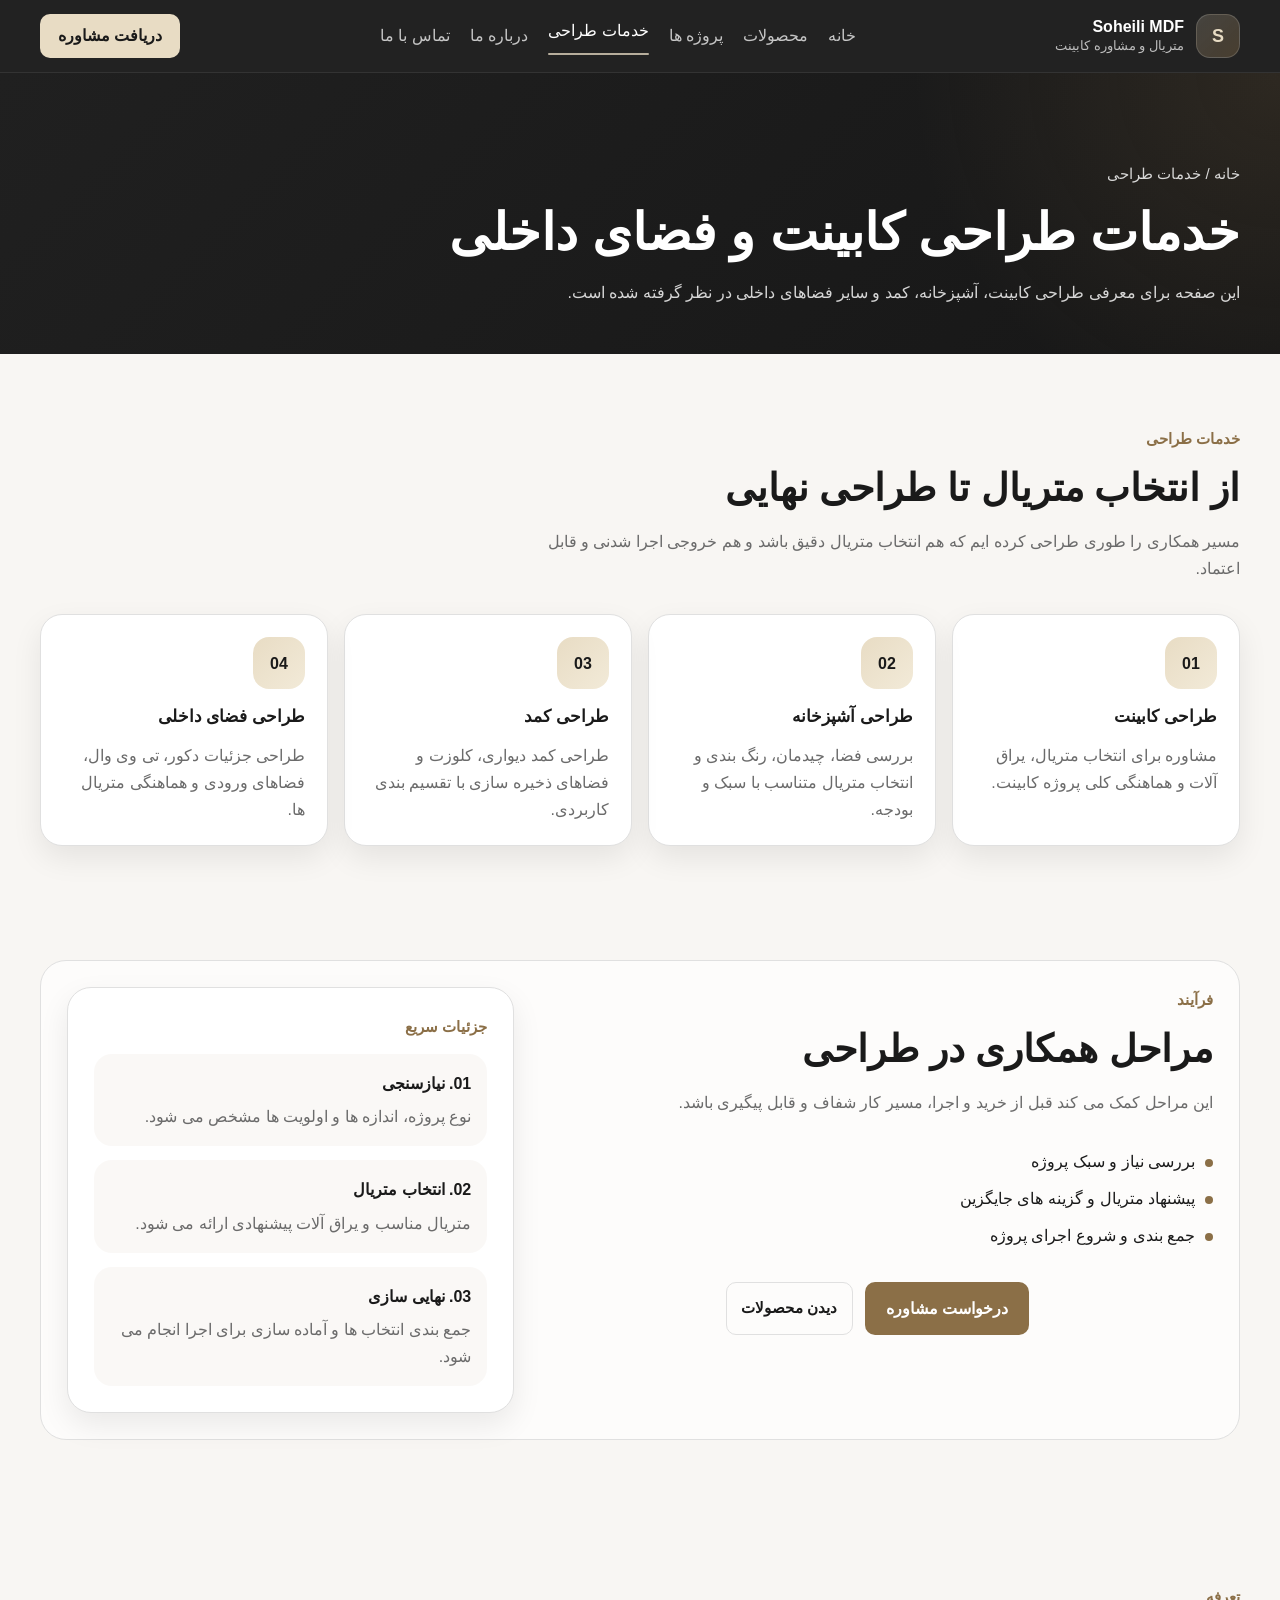
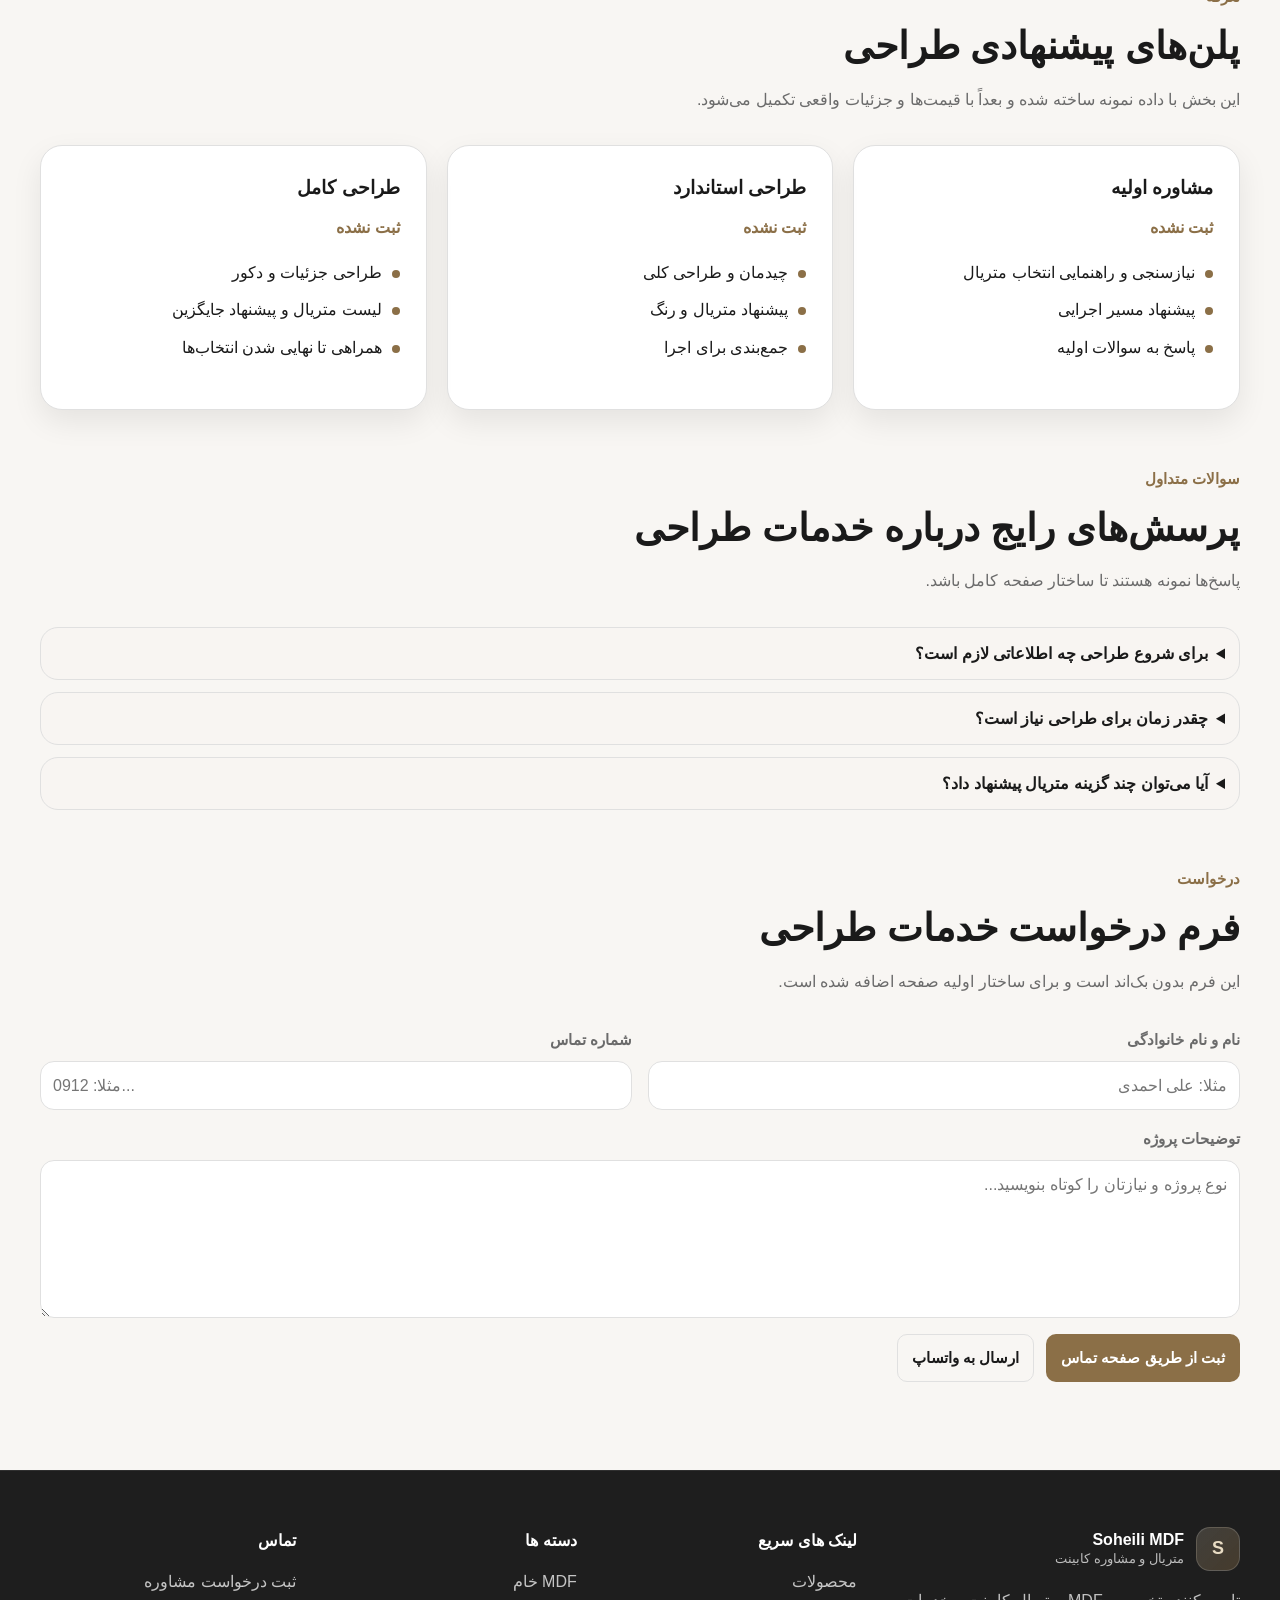
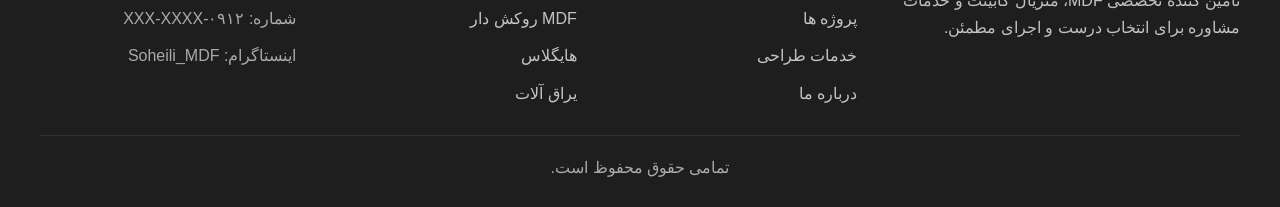
<file: design-service.html>
<!DOCTYPE html>
<html lang="fa" dir="rtl">
<head>
  <meta charset="UTF-8">
  <meta name="viewport" content="width=device-width, initial-scale=1.0">
  <title>خدمات طراحی | Soheili MDF - طراحی تخصصی کابینت و آشپزخانه</title>
  <meta name="description" content="خدمات تخصصی طراحی سه بعدی کابینت، آشپزخانه و کمد دیواری با توجه به متریال انتخابی و فضای شما در Soheili MDF.">
  <meta name="robots" content="index,follow">
  <meta name="theme-color" content="#1A1A1A">
  <meta property="og:title" content="خدمات طراحی | Soheili MDF - طراحی تخصصی کابینت و آشپزخانه">
  <meta property="og:description" content="خدمات تخصصی طراحی سه بعدی کابینت، آشپزخانه و کمد دیواری در Soheili MDF.">
  <meta property="og:image" content="assets/images/خام.jpg">
  <meta property="og:type" content="website">
  <meta property="og:locale" content="fa_IR">
  <meta property="og:site_name" content="Soheili MDF">
  <meta property="og:url" content="https://soheilimdf.ir/design-service.html">
  <link rel="canonical" href="https://soheilimdf.ir/design-service.html">
  <link rel="stylesheet" href="assets/css/style.css">
</head>
<body>
  <header class="site-header">
    <div class="container header-inner">
      <a class="logo" href="index.html" aria-label="بازگشت به صفحه اصلی">
        <span class="logo-mark">S</span>
        <span class="logo-text">
          <strong>Soheili MDF</strong>
          <small>متریال و مشاوره کابینت</small>
        </span>
      </a>

      <button class="nav-toggle" type="button" aria-expanded="false" aria-controls="main-nav">
        <span></span>
        <span></span>
        <span></span>
      </button>

      <nav class="main-nav" id="main-nav" aria-label="منوی اصلی">
        <ul>
          <li><a href="index.html">خانه</a></li>
          <li><a href="products.html">محصولات</a></li>
          <li><a href="projects.html">پروژه ها</a></li>
          <li><a href="design-service.html">خدمات طراحی</a></li>
          <li><a href="about.html">درباره ما</a></li>
          <li><a href="contact.html">تماس با ما</a></li>
        </ul>
      </nav>

      <a class="header-cta" href="contact.html">دریافت مشاوره</a>
    </div>
  </header>

  <main>
    <section class="page-hero">
      <div class="container">
        <p class="breadcrumb">خانه / خدمات طراحی</p>
        <h1>خدمات طراحی کابینت و فضای داخلی</h1>
        <p>
          این صفحه برای معرفی طراحی کابینت، آشپزخانه، کمد و سایر فضاهای داخلی
          در نظر گرفته شده است.
        </p>
      </div>
    </section>

    <section class="page-content">
      <div class="container">
        <div class="section-heading">
          <p class="section-eyebrow">خدمات طراحی</p>
          <h2>از انتخاب متریال تا طراحی نهایی</h2>
          <p class="section-text">
            مسیر همکاری را طوری طراحی کرده ایم که هم انتخاب متریال دقیق باشد و هم خروجی اجرا شدنی و قابل اعتماد.
          </p>
        </div>

        <div class="offers-grid" aria-label="حوزه های خدمات طراحی">
          <article class="offer-card">
            <div class="offer-icon" aria-hidden="true">01</div>
            <h3>طراحی کابینت</h3>
            <p>مشاوره برای انتخاب متریال، یراق آلات و هماهنگی کلی پروژه کابینت.</p>
          </article>
          <article class="offer-card">
            <div class="offer-icon" aria-hidden="true">02</div>
            <h3>طراحی آشپزخانه</h3>
            <p>بررسی فضا، چیدمان، رنگ بندی و انتخاب متریال متناسب با سبک و بودجه.</p>
          </article>
          <article class="offer-card">
            <div class="offer-icon" aria-hidden="true">03</div>
            <h3>طراحی کمد</h3>
            <p>طراحی کمد دیواری، کلوزت و فضاهای ذخیره سازی با تقسیم بندی کاربردی.</p>
          </article>
          <article class="offer-card">
            <div class="offer-icon" aria-hidden="true">04</div>
            <h3>طراحی فضای داخلی</h3>
            <p>طراحی جزئیات دکور، تی وی وال، فضاهای ورودی و هماهنگی متریال ها.</p>
          </article>
        </div>

        <div class="service-section service-page" aria-labelledby="process-title">
          <div class="service-grid">
            <div class="service-content">
              <div class="section-heading">
                <p class="section-eyebrow">فرآیند</p>
                <h2 id="process-title">مراحل همکاری در طراحی</h2>
                <p class="section-text">
                  این مراحل کمک می کند قبل از خرید و اجرا، مسیر کار شفاف و قابل پیگیری باشد.
                </p>
              </div>

              <ul class="service-list" aria-label="مراحل همکاری">
                <li>بررسی نیاز و سبک پروژه</li>
                <li>پیشنهاد متریال و گزینه های جایگزین</li>
                <li>جمع بندی و شروع اجرای پروژه</li>
              </ul>

              <div class="page-actions">
                <a class="btn btn-primary" href="contact.html">درخواست مشاوره</a>
                <a class="btn btn-outline btn-sm" href="products.html">دیدن محصولات</a>
              </div>
            </div>

            <div class="service-card" aria-label="جزئیات مراحل">
              <p class="service-card-label">جزئیات سریع</p>
              <div class="service-steps">
                <article class="service-step">
                  <strong>01. نیازسنجی</strong>
                  <p>نوع پروژه، اندازه ها و اولویت ها مشخص می شود.</p>
                </article>
                <article class="service-step">
                  <strong>02. انتخاب متریال</strong>
                  <p>متریال مناسب و یراق آلات پیشنهادی ارائه می شود.</p>
                </article>
                <article class="service-step">
                  <strong>03. نهایی سازی</strong>
                  <p>جمع بندی انتخاب ها و آماده سازی برای اجرا انجام می شود.</p>
                </article>
              </div>
            </div>
          </div>
        </div>

        <section class="pricing-section" aria-labelledby="pricing-title">
          <div class="section-heading">
            <p class="section-eyebrow">تعرفه</p>
            <h2 id="pricing-title">پلن‌های پیشنهادی طراحی</h2>
            <p class="section-text">این بخش با داده نمونه ساخته شده و بعداً با قیمت‌ها و جزئیات واقعی تکمیل می‌شود.</p>
          </div>

          <div class="pricing-grid" aria-label="پلن‌های طراحی">
            <article class="pricing-card">
              <h3>مشاوره اولیه</h3>
              <p class="pricing-price">ثبت نشده</p>
              <ul class="service-list" aria-label="ویژگی‌ها">
                <li>نیازسنجی و راهنمایی انتخاب متریال</li>
                <li>پیشنهاد مسیر اجرایی</li>
                <li>پاسخ به سوالات اولیه</li>
              </ul>
            </article>
            <article class="pricing-card">
              <h3>طراحی استاندارد</h3>
              <p class="pricing-price">ثبت نشده</p>
              <ul class="service-list" aria-label="ویژگی‌ها">
                <li>چیدمان و طراحی کلی</li>
                <li>پیشنهاد متریال و رنگ</li>
                <li>جمع‌بندی برای اجرا</li>
              </ul>
            </article>
            <article class="pricing-card">
              <h3>طراحی کامل</h3>
              <p class="pricing-price">ثبت نشده</p>
              <ul class="service-list" aria-label="ویژگی‌ها">
                <li>طراحی جزئیات و دکور</li>
                <li>لیست متریال و پیشنهاد جایگزین</li>
                <li>همراهی تا نهایی شدن انتخاب‌ها</li>
              </ul>
            </article>
          </div>
        </section>

        <section class="faq-section" aria-labelledby="service-faq-title">
          <div class="section-heading">
            <p class="section-eyebrow">سوالات متداول</p>
            <h2 id="service-faq-title">پرسش‌های رایج درباره خدمات طراحی</h2>
            <p class="section-text">پاسخ‌ها نمونه هستند تا ساختار صفحه کامل باشد.</p>
          </div>

          <div class="faq-list" aria-label="سوالات متداول خدمات طراحی">
            <details class="faq-item">
              <summary>برای شروع طراحی چه اطلاعاتی لازم است؟</summary>
              <p>ابعاد فضا، سبک مورد نظر، بودجه تقریبی و چند عکس از محیط.</p>
            </details>
            <details class="faq-item">
              <summary>چقدر زمان برای طراحی نیاز است؟</summary>
              <p>بسته به حجم پروژه و جزئیات، زمان‌بندی پس از نیازسنجی اعلام می‌شود.</p>
            </details>
            <details class="faq-item">
              <summary>آیا می‌توان چند گزینه متریال پیشنهاد داد؟</summary>
              <p>بله. گزینه‌های اصلی و جایگزین برای تصمیم‌گیری بهتر ارائه می‌شود.</p>
            </details>
          </div>
        </section>

        <section class="request-section" aria-labelledby="request-title">
          <div class="section-heading">
            <p class="section-eyebrow">درخواست</p>
            <h2 id="request-title">فرم درخواست خدمات طراحی</h2>
            <p class="section-text">این فرم بدون بک‌اند است و برای ساختار اولیه صفحه اضافه شده است.</p>
          </div>

          <form class="consultation-form" id="designRequestForm">
            <div class="form-grid">
              <label class="field">
                <span class="field-label">نام و نام خانوادگی</span>
                <input class="field-input" type="text" name="fullName" placeholder="مثلا: علی احمدی" required>
              </label>

              <label class="field">
                <span class="field-label">شماره تماس</span>
                <input class="field-input" type="tel" name="phone" placeholder="مثلا: 0912..." required inputmode="tel">
              </label>

              <label class="field form-wide">
                <span class="field-label">توضیحات پروژه</span>
                <textarea class="field-input" name="message" rows="5" placeholder="نوع پروژه و نیازتان را کوتاه بنویسید..." required></textarea>
              </label>
            </div>

            <div class="form-actions">
              <a class="btn btn-primary btn-sm" href="contact.html">ثبت از طریق صفحه تماس</a>
              <a class="btn btn-outline btn-sm" href="contact.html">ارسال به واتساپ</a>
            </div>
          </form>
        </section>
      </div>
    </section>
  </main>

  <footer class="site-footer">
    <div class="container footer-grid">
      <div class="footer-brand">
        <a class="logo footer-logo" href="index.html" aria-label="بازگشت به صفحه اصلی">
          <span class="logo-mark">S</span>
          <span class="logo-text">
            <strong>Soheili MDF</strong>
            <small>متریال و مشاوره کابینت</small>
          </span>
        </a>
        <p class="footer-text">
          تامین کننده تخصصی MDF، متریال کابینت و خدمات مشاوره برای انتخاب درست و اجرای مطمئن.
        </p>
      </div>

      <div class="footer-col">
        <h2 class="footer-title">لینک های سریع</h2>
        <ul class="footer-links">
          <li><a href="products.html">محصولات</a></li>
          <li><a href="projects.html">پروژه ها</a></li>
          <li><a href="design-service.html">خدمات طراحی</a></li>
          <li><a href="about.html">درباره ما</a></li>
        </ul>
      </div>

      <div class="footer-col">
        <h2 class="footer-title">دسته ها</h2>
        <ul class="footer-links">
          <li><a href="products.html">MDF خام</a></li>
          <li><a href="products.html">MDF روکش دار</a></li>
          <li><a href="products.html">هایگلاس</a></li>
          <li><a href="products.html">یراق آلات</a></li>
        </ul>
      </div>

      <div class="footer-col">
        <h2 class="footer-title">تماس</h2>
        <ul class="footer-links">
          <li><a href="contact.html">ثبت درخواست مشاوره</a></li>
          <li><span class="footer-muted">شماره: ۰۹۱۲-XXX-XXXX</span></li>
          <li><span class="footer-muted">اینستاگرام: Soheili_MDF</span></li>
        </ul>
      </div>
    </div>

    <div class="container footer-bottom">
      <p>تمامی حقوق محفوظ است.</p>
    </div>
  </footer>

  <script src="assets/js/main.js"></script>
</body>
</html>
</file>
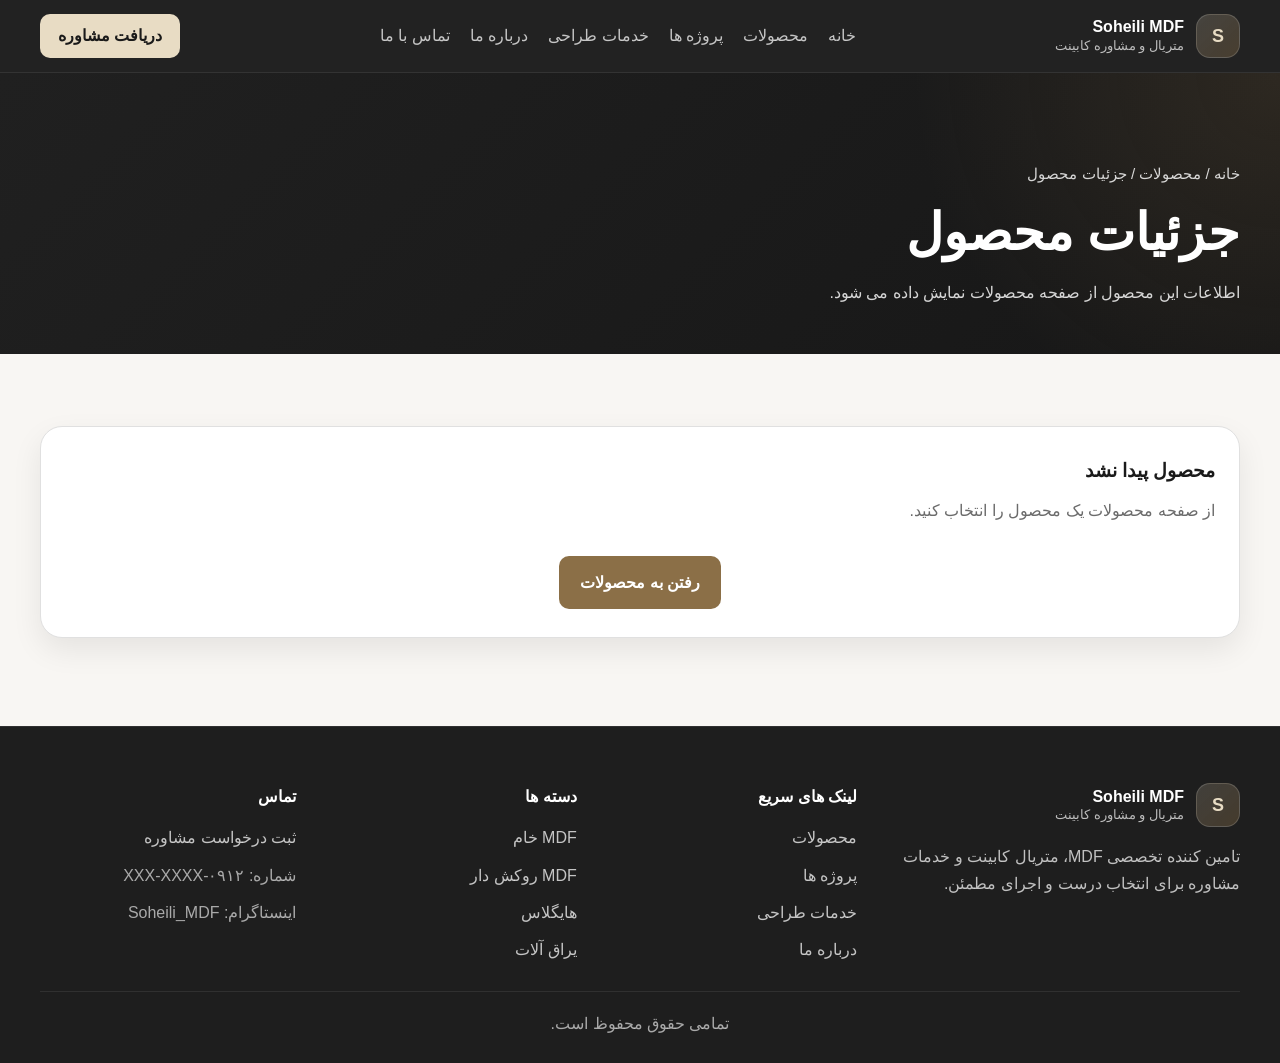
<file: product-detail.html>
<!DOCTYPE html>
<html lang="fa" dir="rtl">
<head>
  <meta charset="UTF-8">
  <meta name="viewport" content="width=device-width, initial-scale=1.0">
  <title>جزئیات محصول | Soheili MDF</title>
  <meta name="description" content="مشخصات فنی، ابعاد، ضخامت و توضیحات تکمیلی محصول در Soheili MDF.">
  <meta name="robots" content="index,follow">
  <meta name="theme-color" content="#1A1A1A">
  <meta property="og:title" content="جزئیات محصول | Soheili MDF">
  <meta property="og:description" content="مشخصات فنی، ابعاد، ضخامت و توضیحات تکمیلی محصول در Soheili MDF.">
  <meta property="og:image" content="assets/images/خام.jpg">
  <meta property="og:type" content="website">
  <meta property="og:locale" content="fa_IR">
  <meta property="og:site_name" content="Soheili MDF">
  <meta property="og:url" content="https://soheilimdf.ir/product-detail.html">
  <link rel="canonical" href="https://soheilimdf.ir/product-detail.html">
  <link rel="stylesheet" href="assets/css/style.css">
</head>
<body>
  <header class="site-header">
    <div class="container header-inner">
      <a class="logo" href="index.html" aria-label="بازگشت به صفحه اصلی">
        <span class="logo-mark">S</span>
        <span class="logo-text">
          <strong>Soheili MDF</strong>
          <small>متریال و مشاوره کابینت</small>
        </span>
      </a>

      <button class="nav-toggle" type="button" aria-expanded="false" aria-controls="main-nav">
        <span></span>
        <span></span>
        <span></span>
      </button>

      <nav class="main-nav" id="main-nav" aria-label="منوی اصلی">
        <ul>
          <li><a href="index.html">خانه</a></li>
          <li><a href="products.html">محصولات</a></li>
          <li><a href="projects.html">پروژه ها</a></li>
          <li><a href="design-service.html">خدمات طراحی</a></li>
          <li><a href="about.html">درباره ما</a></li>
          <li><a href="contact.html">تماس با ما</a></li>
        </ul>
      </nav>

      <a class="header-cta" href="contact.html">دریافت مشاوره</a>
    </div>
  </header>

  <main>
    <section class="page-hero">
      <div class="container">
        <p class="breadcrumb" id="productBreadcrumb">خانه / محصولات / جزئیات محصول</p>
        <h1 id="productHeroTitle">جزئیات محصول</h1>
        <p id="productHeroText">
          اطلاعات این محصول از صفحه محصولات نمایش داده می شود.
        </p>
      </div>
    </section>

    <section class="page-content">
      <div class="container">
        <div class="detail-layout">
          <div class="product-gallery" aria-label="گالری محصول">
            <div class="detail-media" id="productMedia"></div>
            <div class="gallery-thumbs" id="productThumbs" hidden></div>
          </div>

          <div class="detail-box">
            <p class="product-brand" id="productBrand"></p>
            <h2 id="productTitle">اطلاعات محصول</h2>
            <p class="product-spec" id="productSpec"></p>
            <div class="spec-table-wrap" aria-label="مشخصات فنی">
              <table class="spec-table" id="productSpecsTable">
                <tbody></tbody>
              </table>
            </div>

            <h3 class="detail-subtitle">ویژگی‌ها</h3>
            <ul class="feature-list" id="productFeatures"></ul>
            <p class="detail-description" id="productDescription"></p>

            <div class="page-actions">
              <a class="btn btn-primary" id="productPriceInquiry" href="contact.html">استعلام قیمت</a>
              <a class="btn btn-secondary" id="productBuyConsult" href="contact.html">مشاوره خرید</a>
              <a class="btn btn-outline btn-sm" href="products.html">بازگشت به محصولات</a>
            </div>
          </div>
        </div>

        <div class="related-section" id="relatedSection" hidden>
          <div class="section-heading">
            <p class="section-eyebrow">محصولات مشابه</p>
            <h2>شاید این موارد هم برای شما کاربردی باشد</h2>
          </div>
          <div class="products-grid" id="relatedProductsGrid"></div>
        </div>

        <div class="empty-state" id="productNotFound" hidden>
          <h3>محصول پیدا نشد</h3>
          <p>از صفحه محصولات یک محصول را انتخاب کنید.</p>
          <div class="page-actions">
            <a class="btn btn-primary" href="products.html">رفتن به محصولات</a>
          </div>
        </div>
      </div>
    </section>
  </main>

  <footer class="site-footer">
    <div class="container footer-grid">
      <div class="footer-brand">
        <a class="logo footer-logo" href="index.html" aria-label="بازگشت به صفحه اصلی">
          <span class="logo-mark">S</span>
          <span class="logo-text">
            <strong>Soheili MDF</strong>
            <small>متریال و مشاوره کابینت</small>
          </span>
        </a>
        <p class="footer-text">
          تامین کننده تخصصی MDF، متریال کابینت و خدمات مشاوره برای انتخاب درست و اجرای مطمئن.
        </p>
      </div>

      <div class="footer-col">
        <h2 class="footer-title">لینک های سریع</h2>
        <ul class="footer-links">
          <li><a href="products.html">محصولات</a></li>
          <li><a href="projects.html">پروژه ها</a></li>
          <li><a href="design-service.html">خدمات طراحی</a></li>
          <li><a href="about.html">درباره ما</a></li>
        </ul>
      </div>

      <div class="footer-col">
        <h2 class="footer-title">دسته ها</h2>
        <ul class="footer-links">
          <li><a href="products.html">MDF خام</a></li>
          <li><a href="products.html">MDF روکش دار</a></li>
          <li><a href="products.html">هایگلاس</a></li>
          <li><a href="products.html">یراق آلات</a></li>
        </ul>
      </div>

      <div class="footer-col">
        <h2 class="footer-title">تماس</h2>
        <ul class="footer-links">
          <li><a href="contact.html">ثبت درخواست مشاوره</a></li>
          <li><span class="footer-muted">شماره: ۰۹۱۲-XXX-XXXX</span></li>
          <li><span class="footer-muted">اینستاگرام: Soheili_MDF</span></li>
        </ul>
      </div>
    </div>

    <div class="container footer-bottom">
      <p>تمامی حقوق محفوظ است.</p>
    </div>
  </footer>

  <script src="assets/js/main.js"></script>
</body>
</html>
</file>
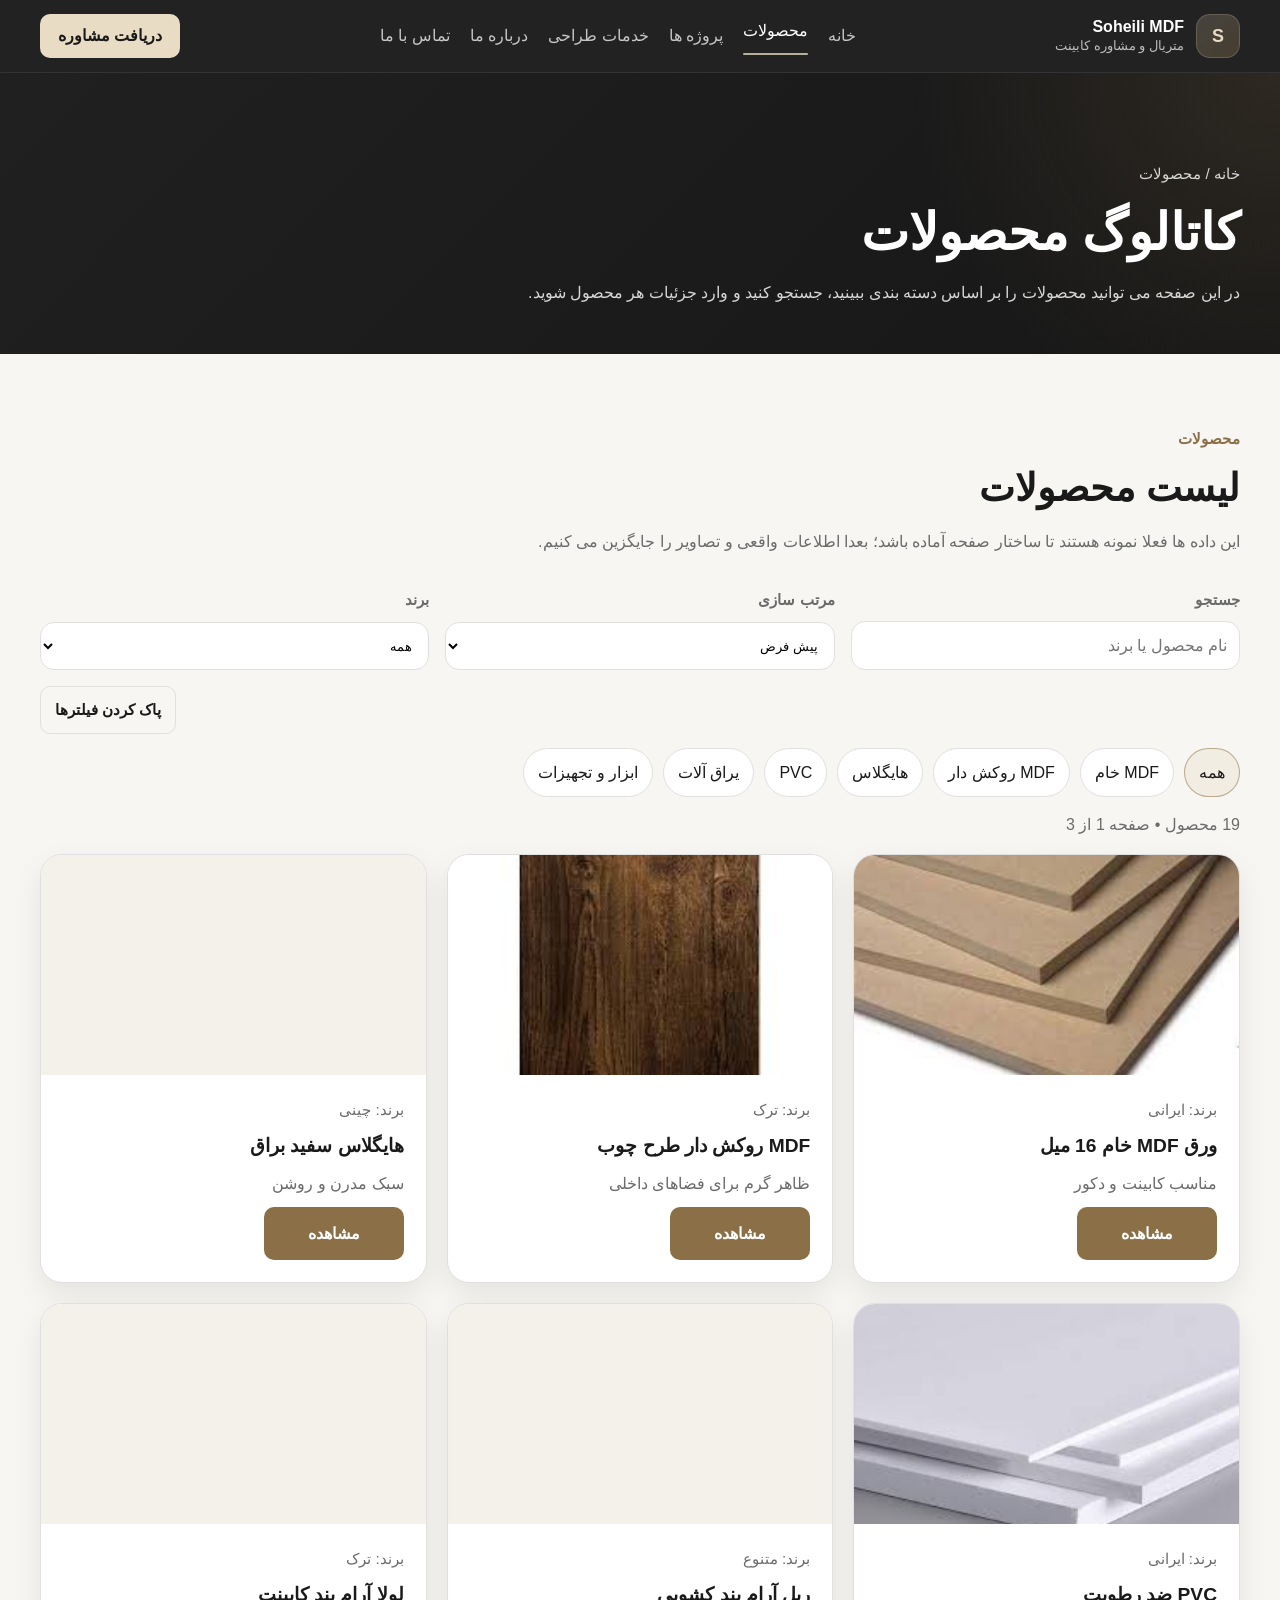
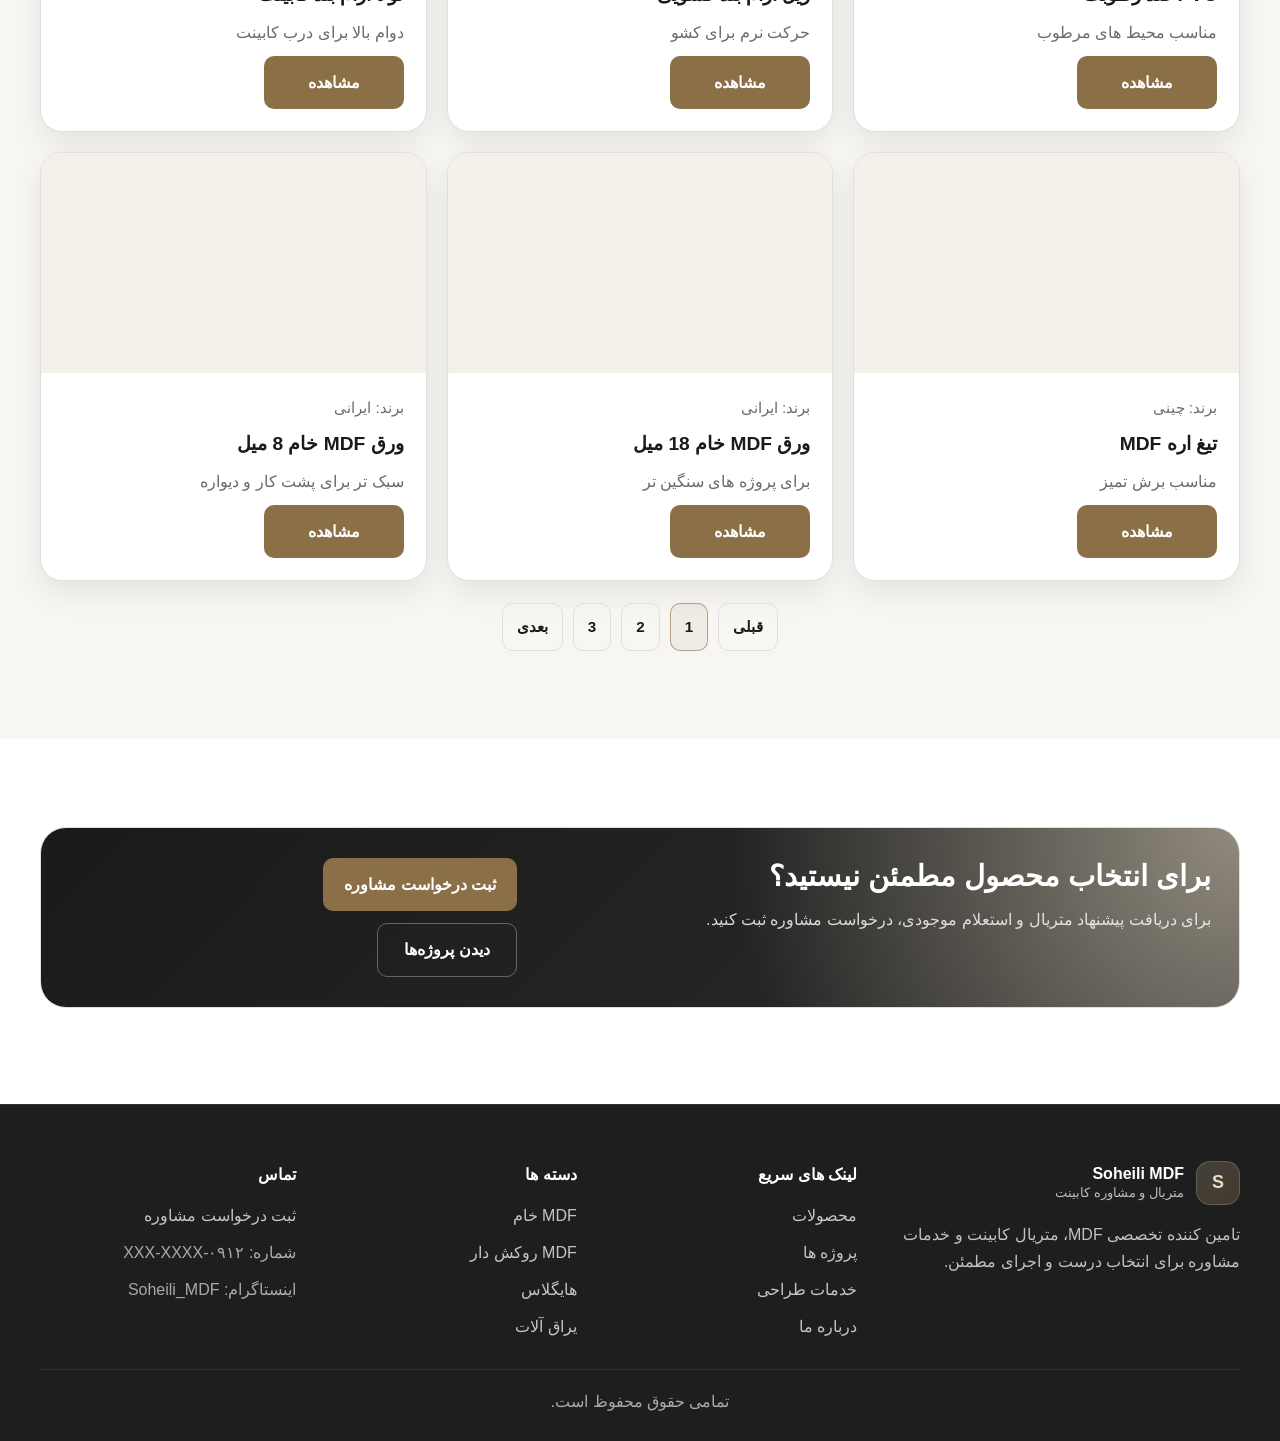
<file: products.html>
<!DOCTYPE html>
<html lang="fa" dir="rtl">
<head>
  <meta charset="UTF-8">
  <meta name="viewport" content="width=device-width, initial-scale=1.0">
  <title>محصولات | Soheili MDF - ورق MDF، هایگلاس و یراق‌آلات</title>
  <meta name="description" content="لیست کامل محصولات Soheili MDF شامل انواع ورق‌های ام‌دی‌اف، هایگلاس، PVC و یراق‌آلات با قابلیت فیلتر بر اساس دسته‌بندی و جستجوی هوشمند.">
  <meta name="robots" content="index,follow">
  <meta name="theme-color" content="#1A1A1A">
  <meta property="og:title" content="محصولات | Soheili MDF - ورق MDF، هایگلاس و یراق‌آلات">
  <meta property="og:description" content="لیست کامل محصولات Soheili MDF شامل انواع ورق‌های ام‌دی‌اف، هایگلاس، PVC و یراق‌آلات.">
  <meta property="og:image" content="assets/images/خام.jpg">
  <meta property="og:type" content="website">
  <meta property="og:locale" content="fa_IR">
  <meta property="og:site_name" content="Soheili MDF">
  <meta property="og:url" content="https://soheilimdf.ir/products.html">
  <link rel="canonical" href="https://soheilimdf.ir/products.html">
  <link rel="stylesheet" href="assets/css/style.css">
</head>
<body>
  <header class="site-header">
    <div class="container header-inner">
      <a class="logo" href="index.html" aria-label="بازگشت به صفحه اصلی">
        <span class="logo-mark">S</span>
        <span class="logo-text">
          <strong>Soheili MDF</strong>
          <small>متریال و مشاوره کابینت</small>
        </span>
      </a>

      <button class="nav-toggle" type="button" aria-expanded="false" aria-controls="main-nav">
        <span></span>
        <span></span>
        <span></span>
      </button>

      <nav class="main-nav" id="main-nav" aria-label="منوی اصلی">
        <ul>
          <li><a href="index.html">خانه</a></li>
          <li><a href="products.html">محصولات</a></li>
          <li><a href="projects.html">پروژه ها</a></li>
          <li><a href="design-service.html">خدمات طراحی</a></li>
          <li><a href="about.html">درباره ما</a></li>
          <li><a href="contact.html">تماس با ما</a></li>
        </ul>
      </nav>

      <a class="header-cta" href="contact.html">دریافت مشاوره</a>
    </div>
  </header>

  <main>
    <section class="page-hero">
      <div class="container">
        <p class="breadcrumb">خانه / محصولات</p>
        <h1>کاتالوگ محصولات</h1>
        <p>
          در این صفحه می توانید محصولات را بر اساس دسته بندی ببینید، جستجو کنید و وارد جزئیات هر محصول شوید.
        </p>
      </div>
    </section>

    <section class="page-content">
      <div class="container">
        <div class="section-heading">
          <p class="section-eyebrow">محصولات</p>
          <h2>لیست محصولات</h2>
          <p class="section-text">
            این داده ها فعلا نمونه هستند تا ساختار صفحه آماده باشد؛ بعدا اطلاعات واقعی و تصاویر را جایگزین می کنیم.
          </p>
        </div>

        <div class="filters-bar" aria-label="فیلتر محصولات">
          <label class="field">
            <span class="field-label">جستجو</span>
            <input id="productSearch" class="field-input" type="search" placeholder="نام محصول یا برند" autocomplete="off">
          </label>

          <label class="field">
            <span class="field-label">مرتب سازی</span>
            <select id="productSort" class="field-input">
              <option value="default">پیش فرض</option>
              <option value="title-asc">نام: صعودی</option>
              <option value="title-desc">نام: نزولی</option>
              <option value="thickness-asc">ضخامت: کم به زیاد</option>
              <option value="thickness-desc">ضخامت: زیاد به کم</option>
            </select>
          </label>

          <label class="field">
            <span class="field-label">برند</span>
            <select id="brandFilter" class="field-input">
              <option value="all">همه</option>
              <option value="متنوع">متنوع</option>
              <option value="ایرانی">ایرانی</option>
              <option value="ترک">ترک</option>
              <option value="چینی">چینی</option>
            </select>
          </label>
        </div>

        <div class="filters-actions">
          <button class="btn btn-outline btn-sm" type="button" id="resetProductFilters">پاک کردن فیلترها</button>
        </div>

        <div class="filter-chips" id="categoryChips" aria-label="دسته بندی ها">
          <button class="chip is-active" type="button" data-category="all">همه</button>
          <button class="chip" type="button" data-category="MDF خام">MDF خام</button>
          <button class="chip" type="button" data-category="MDF روکش دار">MDF روکش دار</button>
          <button class="chip" type="button" data-category="هایگلاس">هایگلاس</button>
          <button class="chip" type="button" data-category="PVC">PVC</button>
          <button class="chip" type="button" data-category="یراق آلات">یراق آلات</button>
          <button class="chip" type="button" data-category="ابزار و تجهیزات">ابزار و تجهیزات</button>
        </div>

        <p class="results-meta" id="resultsMeta" aria-live="polite"></p>

        <div class="products-grid" id="productsGrid" aria-label="لیست محصولات"></div>

        <nav class="pagination" id="productsPagination" aria-label="صفحه بندی محصولات"></nav>

        <div class="empty-state" id="emptyState" hidden>
          <h3>محصولی پیدا نشد</h3>
          <p>عبارت جستجو یا فیلتر را تغییر دهید و دوباره امتحان کنید.</p>
        </div>
      </div>
    </section>

    <section class="cta-section" aria-labelledby="products-cta-title">
      <div class="container cta-box">
        <div class="cta-content">
          <h2 id="products-cta-title">برای انتخاب محصول مطمئن نیستید؟</h2>
          <p class="cta-text">برای دریافت پیشنهاد متریال و استعلام موجودی، درخواست مشاوره ثبت کنید.</p>
        </div>
        <div class="cta-actions">
          <a class="btn btn-primary" href="contact.html">ثبت درخواست مشاوره</a>
          <a class="btn btn-secondary" href="projects.html">دیدن پروژه‌ها</a>
        </div>
      </div>
    </section>
  </main>

  <footer class="site-footer">
    <div class="container footer-grid">
      <div class="footer-brand">
        <a class="logo footer-logo" href="index.html" aria-label="بازگشت به صفحه اصلی">
          <span class="logo-mark">S</span>
          <span class="logo-text">
            <strong>Soheili MDF</strong>
            <small>متریال و مشاوره کابینت</small>
          </span>
        </a>
        <p class="footer-text">
          تامین کننده تخصصی MDF، متریال کابینت و خدمات مشاوره برای انتخاب درست و اجرای مطمئن.
        </p>
      </div>

      <div class="footer-col">
        <h2 class="footer-title">لینک های سریع</h2>
        <ul class="footer-links">
          <li><a href="products.html">محصولات</a></li>
          <li><a href="projects.html">پروژه ها</a></li>
          <li><a href="design-service.html">خدمات طراحی</a></li>
          <li><a href="about.html">درباره ما</a></li>
        </ul>
      </div>

      <div class="footer-col">
        <h2 class="footer-title">دسته ها</h2>
        <ul class="footer-links">
          <li><a href="products.html">MDF خام</a></li>
          <li><a href="products.html">MDF روکش دار</a></li>
          <li><a href="products.html">هایگلاس</a></li>
          <li><a href="products.html">یراق آلات</a></li>
        </ul>
      </div>

      <div class="footer-col">
        <h2 class="footer-title">تماس</h2>
        <ul class="footer-links">
          <li><a href="contact.html">ثبت درخواست مشاوره</a></li>
          <li><span class="footer-muted">شماره: ۰۹۱۲-XXX-XXXX</span></li>
          <li><span class="footer-muted">اینستاگرام: Soheili_MDF</span></li>
        </ul>
      </div>
    </div>

    <div class="container footer-bottom">
      <p>تمامی حقوق محفوظ است.</p>
    </div>
  </footer>

  <script src="assets/js/main.js"></script>
</body>
</html>
</file>
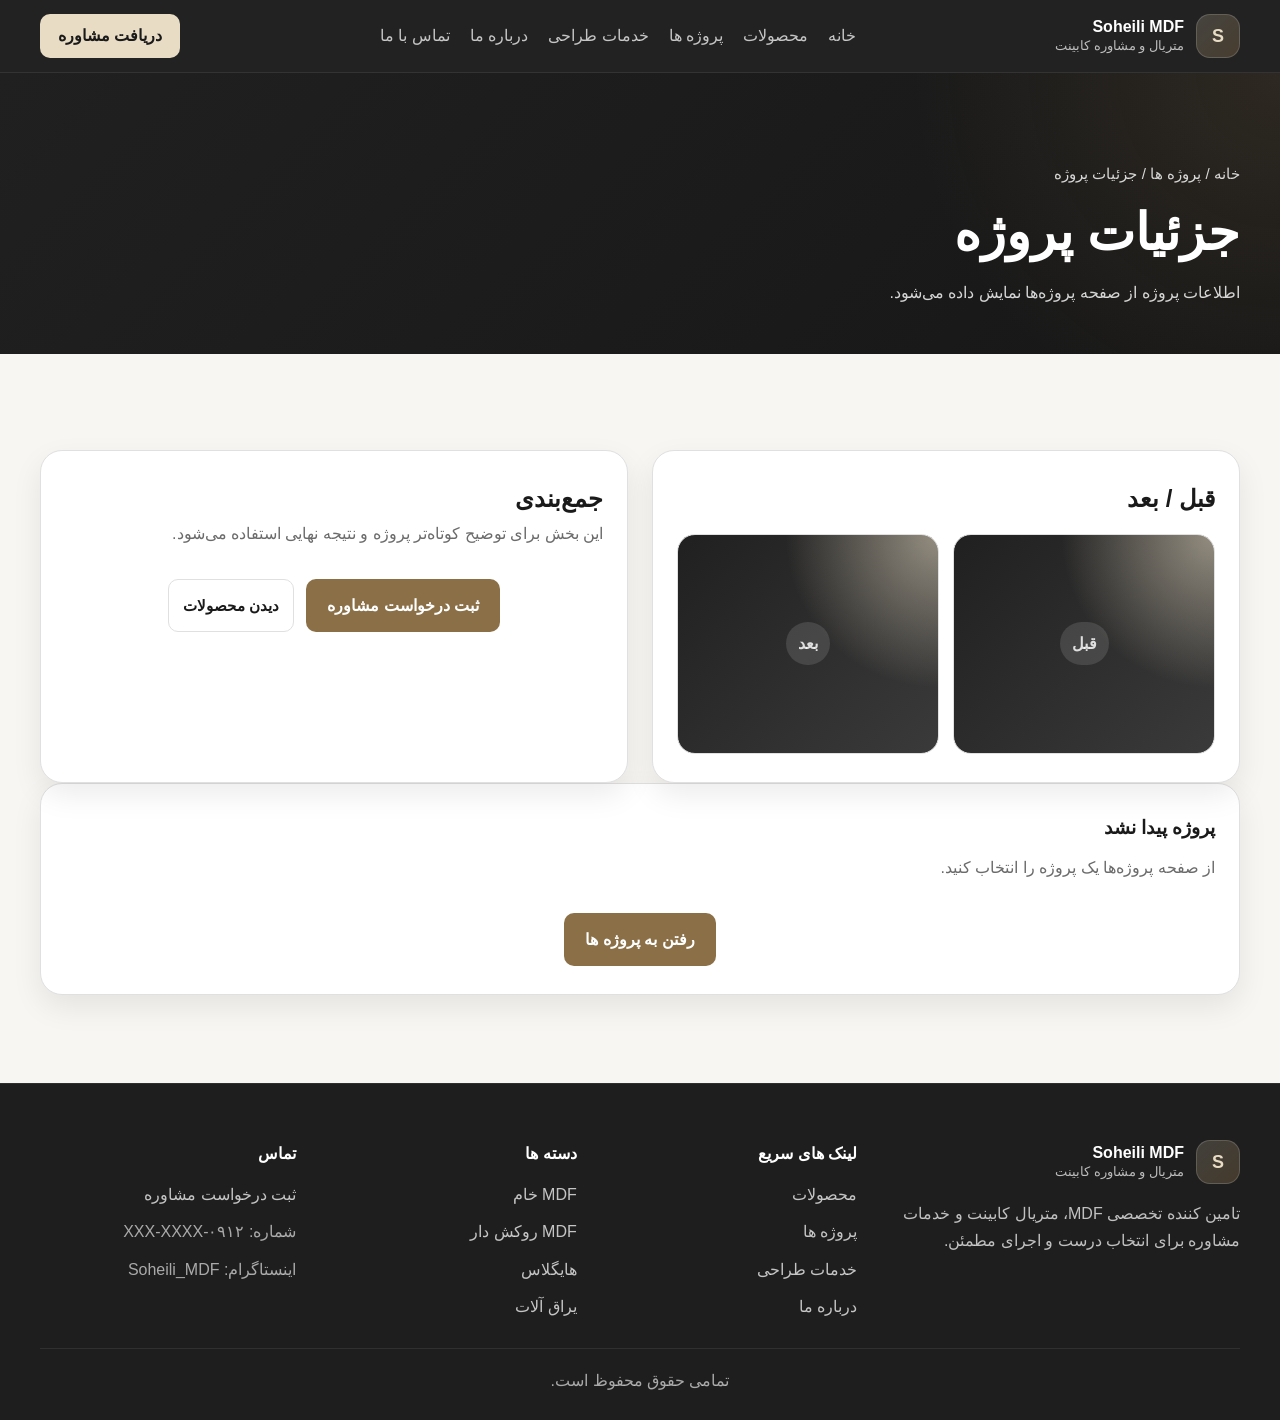
<file: project-detail.html>
<!DOCTYPE html>
<html lang="fa" dir="rtl">
<head>
  <meta charset="UTF-8">
  <meta name="viewport" content="width=device-width, initial-scale=1.0">
  <title>جزئیات پروژه | Soheili MDF</title>
  <meta name="description" content="جزئیات پروژه، توضیحات، متریال‌های استفاده شده و پیش‌نمایش قبل/بعد در Soheili MDF.">
  <meta name="robots" content="index,follow">
  <meta name="theme-color" content="#1A1A1A">
  <meta property="og:title" content="جزئیات پروژه | Soheili MDF">
  <meta property="og:description" content="جزئیات پروژه، توضیحات، متریال‌های استفاده شده و پیش‌نمایش قبل/بعد در Soheili MDF.">
  <meta property="og:image" content="assets/images/خام.jpg">
  <meta property="og:type" content="website">
  <meta property="og:locale" content="fa_IR">
  <meta property="og:site_name" content="Soheili MDF">
  <meta property="og:url" content="https://soheilimdf.ir/project-detail.html">
  <link rel="canonical" href="https://soheilimdf.ir/project-detail.html">
  <link rel="stylesheet" href="assets/css/style.css">
</head>
<body>
  <header class="site-header">
    <div class="container header-inner">
      <a class="logo" href="index.html" aria-label="بازگشت به صفحه اصلی">
        <span class="logo-mark">S</span>
        <span class="logo-text">
          <strong>Soheili MDF</strong>
          <small>متریال و مشاوره کابینت</small>
        </span>
      </a>

      <button class="nav-toggle" type="button" aria-expanded="false" aria-controls="main-nav">
        <span></span>
        <span></span>
        <span></span>
      </button>

      <nav class="main-nav" id="main-nav" aria-label="منوی اصلی">
        <ul>
          <li><a href="index.html">خانه</a></li>
          <li><a href="products.html">محصولات</a></li>
          <li><a href="projects.html">پروژه ها</a></li>
          <li><a href="design-service.html">خدمات طراحی</a></li>
          <li><a href="about.html">درباره ما</a></li>
          <li><a href="contact.html">تماس با ما</a></li>
        </ul>
      </nav>

      <a class="header-cta" href="contact.html">دریافت مشاوره</a>
    </div>
  </header>

  <main>
    <section class="page-hero">
      <div class="container">
        <p class="breadcrumb" id="projectBreadcrumb">خانه / پروژه ها / جزئیات پروژه</p>
        <h1 id="projectHeroTitle">جزئیات پروژه</h1>
        <p id="projectHeroText">اطلاعات پروژه از صفحه پروژه‌ها نمایش داده می‌شود.</p>
      </div>
    </section>

    <section class="page-content">
      <div class="container">
        <div class="detail-layout">
          <div class="detail-media" id="projectMedia"></div>

          <div class="detail-box">
            <p class="project-meta" id="projectMeta"></p>
            <h2 id="projectTitle">عنوان پروژه</h2>
            <p class="detail-description" id="projectDescription"></p>

            <h3 class="detail-subtitle">اطلاعات پروژه</h3>
            <div class="info-cards info-cards--compact" id="projectInfoCards" aria-label="اطلاعات پروژه"></div>

            <h3 class="detail-subtitle">متریال‌های استفاده شده</h3>
            <ul class="info-list" id="projectMaterials"></ul>

            <div class="page-actions">
              <a class="btn btn-primary" href="contact.html">درخواست مشاوره برای پروژه مشابه</a>
              <a class="btn btn-secondary" href="projects.html">بازگشت به پروژه ها</a>
            </div>
          </div>
        </div>

        <div class="page-split">
          <div class="detail-box">
            <h2>قبل / بعد</h2>
            <div class="before-after" aria-label="قبل و بعد پروژه">
              <div class="before-after-card" id="beforeCard">
                <p class="before-after-label">قبل</p>
              </div>
              <div class="before-after-card" id="afterCard">
                <p class="before-after-label">بعد</p>
              </div>
            </div>
          </div>

          <div class="detail-box">
            <h2>جمع‌بندی</h2>
            <p class="section-text" id="projectSummary">
              این بخش برای توضیح کوتاه‌تر پروژه و نتیجه نهایی استفاده می‌شود.
            </p>
            <div class="page-actions">
              <a class="btn btn-primary" href="contact.html">ثبت درخواست مشاوره</a>
              <a class="btn btn-outline btn-sm" href="products.html">دیدن محصولات</a>
            </div>
          </div>
        </div>

        <div class="empty-state" id="projectNotFound" hidden>
          <h3>پروژه پیدا نشد</h3>
          <p>از صفحه پروژه‌ها یک پروژه را انتخاب کنید.</p>
          <div class="page-actions">
            <a class="btn btn-primary" href="projects.html">رفتن به پروژه ها</a>
          </div>
        </div>

        <div class="related-section" id="relatedProjectsSection" hidden>
          <div class="section-heading">
            <p class="section-eyebrow">پروژه‌های مشابه</p>
            <h2>پیشنهادهای نزدیک به این سبک</h2>
            <p class="section-text">چند نمونه دیگر از همین دسته‌بندی برای مقایسه و ایده گرفتن.</p>
          </div>
          <div class="projects-grid" id="relatedProjectsGrid" aria-label="لیست پروژه‌های مشابه"></div>
        </div>
      </div>
    </section>
  </main>

  <footer class="site-footer">
    <div class="container footer-grid">
      <div class="footer-brand">
        <a class="logo footer-logo" href="index.html" aria-label="بازگشت به صفحه اصلی">
          <span class="logo-mark">S</span>
          <span class="logo-text">
            <strong>Soheili MDF</strong>
            <small>متریال و مشاوره کابینت</small>
          </span>
        </a>
        <p class="footer-text">
          تامین کننده تخصصی MDF، متریال کابینت و خدمات مشاوره برای انتخاب درست و اجرای مطمئن.
        </p>
      </div>

      <div class="footer-col">
        <h2 class="footer-title">لینک های سریع</h2>
        <ul class="footer-links">
          <li><a href="products.html">محصولات</a></li>
          <li><a href="projects.html">پروژه ها</a></li>
          <li><a href="design-service.html">خدمات طراحی</a></li>
          <li><a href="about.html">درباره ما</a></li>
        </ul>
      </div>

      <div class="footer-col">
        <h2 class="footer-title">دسته ها</h2>
        <ul class="footer-links">
          <li><a href="products.html">MDF خام</a></li>
          <li><a href="products.html">MDF روکش دار</a></li>
          <li><a href="products.html">هایگلاس</a></li>
          <li><a href="products.html">یراق آلات</a></li>
        </ul>
      </div>

      <div class="footer-col">
        <h2 class="footer-title">تماس</h2>
        <ul class="footer-links">
          <li><a href="contact.html">ثبت درخواست مشاوره</a></li>
          <li><span class="footer-muted">شماره: ۰۹۱۲-XXX-XXXX</span></li>
          <li><span class="footer-muted">اینستاگرام: Soheili_MDF</span></li>
        </ul>
      </div>
    </div>

    <div class="container footer-bottom">
      <p>تمامی حقوق محفوظ است.</p>
    </div>
  </footer>

  <script src="assets/js/main.js"></script>
</body>
</html>
</file>
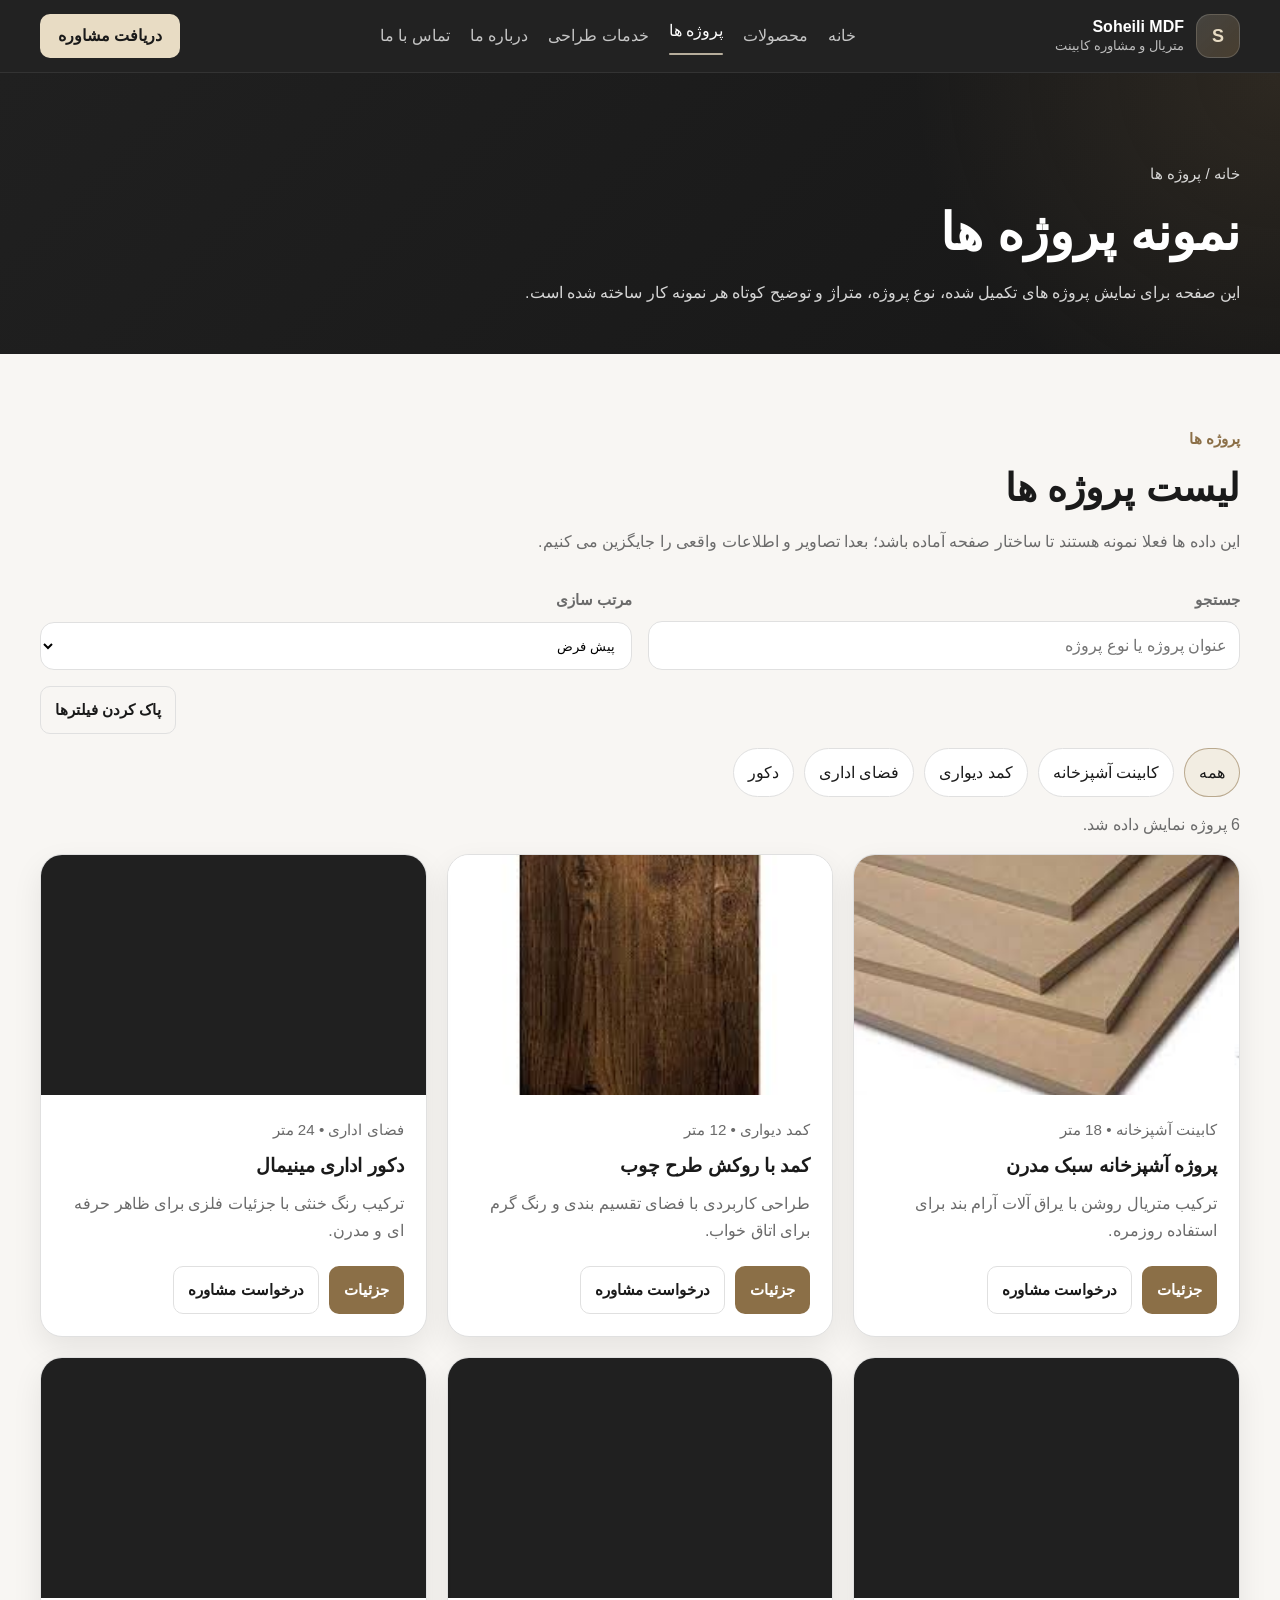
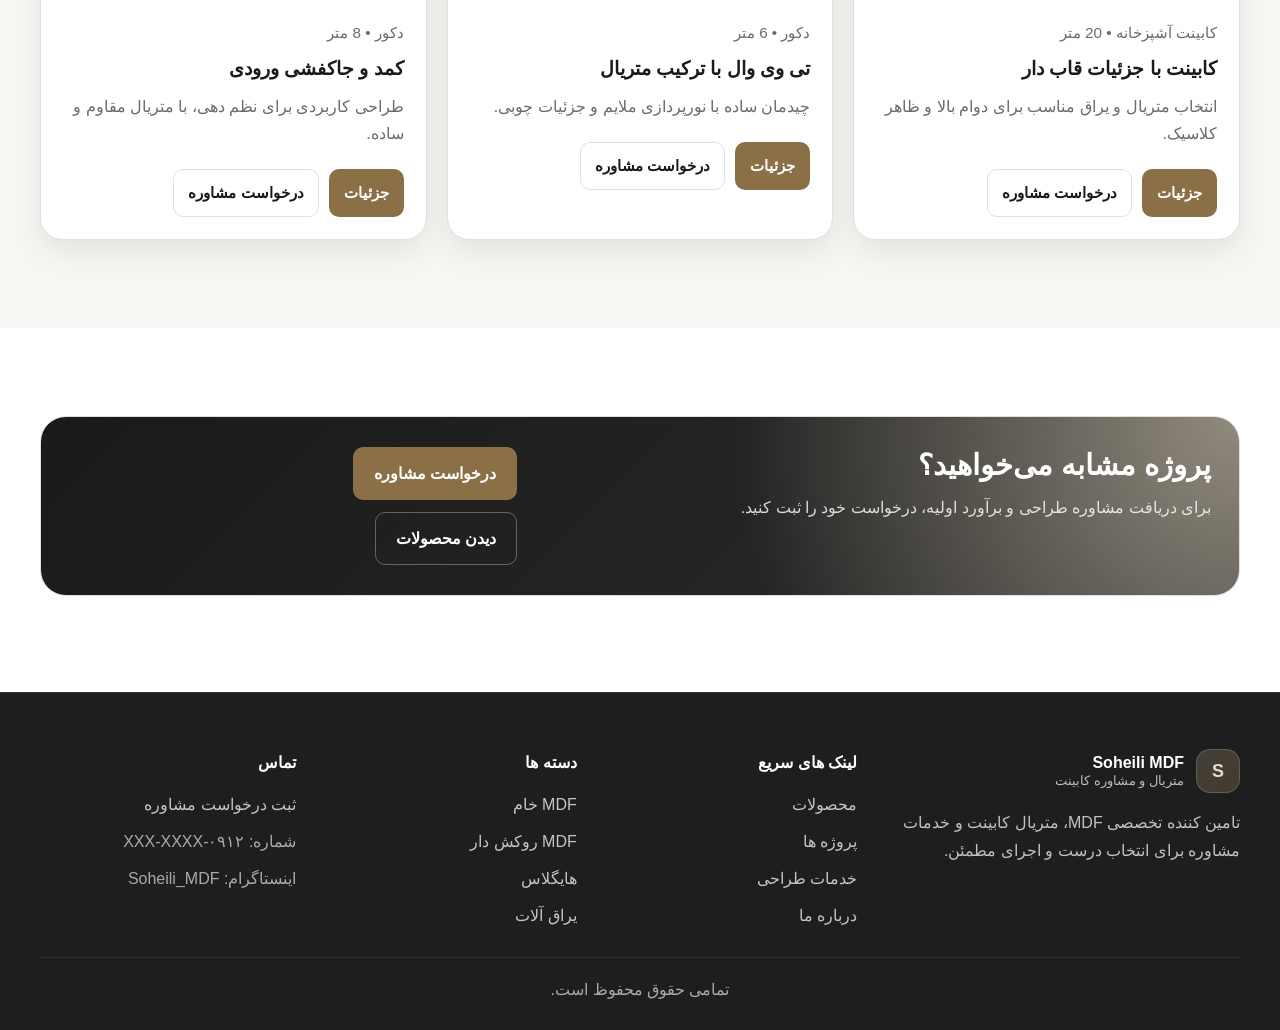
<file: projects.html>
<!DOCTYPE html>
<html lang="fa" dir="rtl">
<head>
  <meta charset="UTF-8">
  <meta name="viewport" content="width=device-width, initial-scale=1.0">
  <title>پروژه‌ها | Soheili MDF - نمونه کارهای طراحی و اجرای کابینت</title>
  <meta name="description" content="نمونه پروژه‌های اجرا شده توسط Soheili MDF شامل طراحی کابینت آشپزخانه، کمد دیواری و دکوراسیون اداری با بهترین متریال.">
  <meta name="robots" content="index,follow">
  <meta name="theme-color" content="#1A1A1A">
  <meta property="og:title" content="پروژه‌ها | Soheili MDF - نمونه کارهای طراحی و اجرای کابینت">
  <meta property="og:description" content="نمونه پروژه‌های اجرا شده شامل طراحی کابینت آشپزخانه، کمد دیواری و دکوراسیون اداری.">
  <meta property="og:image" content="assets/images/خام.jpg">
  <meta property="og:type" content="website">
  <meta property="og:locale" content="fa_IR">
  <meta property="og:site_name" content="Soheili MDF">
  <meta property="og:url" content="https://soheilimdf.ir/projects.html">
  <link rel="canonical" href="https://soheilimdf.ir/projects.html">
  <link rel="stylesheet" href="assets/css/style.css">
</head>
<body>
  <header class="site-header">
    <div class="container header-inner">
      <a class="logo" href="index.html" aria-label="بازگشت به صفحه اصلی">
        <span class="logo-mark">S</span>
        <span class="logo-text">
          <strong>Soheili MDF</strong>
          <small>متریال و مشاوره کابینت</small>
        </span>
      </a>

      <button class="nav-toggle" type="button" aria-expanded="false" aria-controls="main-nav">
        <span></span>
        <span></span>
        <span></span>
      </button>

      <nav class="main-nav" id="main-nav" aria-label="منوی اصلی">
        <ul>
          <li><a href="index.html">خانه</a></li>
          <li><a href="products.html">محصولات</a></li>
          <li><a href="projects.html">پروژه ها</a></li>
          <li><a href="design-service.html">خدمات طراحی</a></li>
          <li><a href="about.html">درباره ما</a></li>
          <li><a href="contact.html">تماس با ما</a></li>
        </ul>
      </nav>

      <a class="header-cta" href="contact.html">دریافت مشاوره</a>
    </div>
  </header>

  <main>
    <section class="page-hero">
      <div class="container">
        <p class="breadcrumb">خانه / پروژه ها</p>
        <h1>نمونه پروژه ها</h1>
        <p>
          این صفحه برای نمایش پروژه های تکمیل شده، نوع پروژه، متراژ و توضیح کوتاه
          هر نمونه کار ساخته شده است.
        </p>
      </div>
    </section>

    <section class="page-content">
      <div class="container">
        <div class="section-heading">
          <p class="section-eyebrow">پروژه ها</p>
          <h2>لیست پروژه ها</h2>
          <p class="section-text">
            این داده ها فعلا نمونه هستند تا ساختار صفحه آماده باشد؛ بعدا تصاویر و اطلاعات واقعی را جایگزین می کنیم.
          </p>
        </div>

        <div class="filters-bar" aria-label="فیلتر پروژه ها">
          <label class="field">
            <span class="field-label">جستجو</span>
            <input id="projectSearch" class="field-input" type="search" placeholder="عنوان پروژه یا نوع پروژه" autocomplete="off">
          </label>

          <label class="field">
            <span class="field-label">مرتب سازی</span>
            <select id="projectSort" class="field-input">
              <option value="default">پیش فرض</option>
              <option value="area-desc">متراژ: بیشترین</option>
              <option value="area-asc">متراژ: کمترین</option>
            </select>
          </label>
        </div>

        <div class="filters-actions">
          <button class="btn btn-outline btn-sm" type="button" id="resetProjectFilters">پاک کردن فیلترها</button>
        </div>

        <div class="filter-chips" id="projectTypeChips" aria-label="نوع پروژه">
          <button class="chip is-active" type="button" data-type="all">همه</button>
          <button class="chip" type="button" data-type="کابینت آشپزخانه">کابینت آشپزخانه</button>
          <button class="chip" type="button" data-type="کمد دیواری">کمد دیواری</button>
          <button class="chip" type="button" data-type="فضای اداری">فضای اداری</button>
          <button class="chip" type="button" data-type="دکور">دکور</button>
        </div>

        <p class="results-meta" id="projectsMeta" aria-live="polite"></p>

        <div class="projects-grid" id="projectsGrid" aria-label="لیست پروژه ها"></div>

        <div class="empty-state" id="projectsEmpty" hidden>
          <h3>پروژه ای پیدا نشد</h3>
          <p>عبارت جستجو یا فیلتر را تغییر دهید و دوباره امتحان کنید.</p>
        </div>
      </div>
    </section>

    <section class="cta-section" aria-labelledby="projects-cta-title">
      <div class="container cta-box">
        <div class="cta-content">
          <h2 id="projects-cta-title">پروژه مشابه می‌خواهید؟</h2>
          <p class="cta-text">برای دریافت مشاوره طراحی و برآورد اولیه، درخواست خود را ثبت کنید.</p>
        </div>
        <div class="cta-actions">
          <a class="btn btn-primary" href="contact.html">درخواست مشاوره</a>
          <a class="btn btn-secondary" href="products.html">دیدن محصولات</a>
        </div>
      </div>
    </section>
  </main>

  <footer class="site-footer">
    <div class="container footer-grid">
      <div class="footer-brand">
        <a class="logo footer-logo" href="index.html" aria-label="بازگشت به صفحه اصلی">
          <span class="logo-mark">S</span>
          <span class="logo-text">
            <strong>Soheili MDF</strong>
            <small>متریال و مشاوره کابینت</small>
          </span>
        </a>
        <p class="footer-text">
          تامین کننده تخصصی MDF، متریال کابینت و خدمات مشاوره برای انتخاب درست و اجرای مطمئن.
        </p>
      </div>

      <div class="footer-col">
        <h2 class="footer-title">لینک های سریع</h2>
        <ul class="footer-links">
          <li><a href="products.html">محصولات</a></li>
          <li><a href="projects.html">پروژه ها</a></li>
          <li><a href="design-service.html">خدمات طراحی</a></li>
          <li><a href="about.html">درباره ما</a></li>
        </ul>
      </div>

      <div class="footer-col">
        <h2 class="footer-title">دسته ها</h2>
        <ul class="footer-links">
          <li><a href="products.html">MDF خام</a></li>
          <li><a href="products.html">MDF روکش دار</a></li>
          <li><a href="products.html">هایگلاس</a></li>
          <li><a href="products.html">یراق آلات</a></li>
        </ul>
      </div>

      <div class="footer-col">
        <h2 class="footer-title">تماس</h2>
        <ul class="footer-links">
          <li><a href="contact.html">ثبت درخواست مشاوره</a></li>
          <li><span class="footer-muted">شماره: ۰۹۱۲-XXX-XXXX</span></li>
          <li><span class="footer-muted">اینستاگرام: Soheili_MDF</span></li>
        </ul>
      </div>
    </div>

    <div class="container footer-bottom">
      <p>تمامی حقوق محفوظ است.</p>
    </div>
  </footer>

  <script src="assets/js/main.js"></script>
</body>
</html>
</file>
<file: assets/css/style.css>
:root {
  --color-primary: #1a1a1a;
  --color-white: #ffffff;
  --color-secondary: #e8dcc4;
  --color-accent: #8b6f47;
  --color-neutral: #f8f6f3;
  --color-text-muted: #6b6b6b;
  --color-border: #e0e0e0;
  --container-width: 1200px;
  --transition-fast: 0.3s ease;
  --shadow-soft: 0 12px 30px rgba(0, 0, 0, 0.08);
}

* {
  box-sizing: border-box;
  margin: 0;
  padding: 0;
}

html {
  scroll-behavior: smooth;
}

body {
  background-color: var(--color-white);
  color: var(--color-primary);
  font-family: Tahoma, Arial, sans-serif;
  line-height: 1.7;
}

button,
input,
textarea {
  font: inherit;
}

a {
  color: inherit;
  text-decoration: none;
}

ul {
  list-style: none;
}

img {
  display: block;
  max-width: 100%;
}

.container {
  width: min(100% - 32px, var(--container-width));
  margin: 0 auto;
}

.site-header {
  position: sticky;
  top: 0;
  z-index: 10;
  border-bottom: 1px solid rgba(255, 255, 255, 0.08);
  background-color: rgba(26, 26, 26, 0.96);
  backdrop-filter: blur(12px);
}

.header-inner {
  display: flex;
  align-items: center;
  justify-content: space-between;
  gap: 24px;
  min-height: 72px;
}

.logo {
  display: inline-flex;
  align-items: center;
  gap: 12px;
  font-size: 1.125rem;
  font-weight: 700;
  color: var(--color-white);
}

.logo-mark {
  display: inline-flex;
  align-items: center;
  justify-content: center;
  width: 44px;
  height: 44px;
  border: 1px solid rgba(255, 255, 255, 0.16);
  border-radius: 14px;
  background: linear-gradient(135deg, rgba(232, 220, 196, 0.18), rgba(139, 111, 71, 0.36));
  color: var(--color-secondary);
}

.logo-text {
  display: flex;
  flex-direction: column;
  line-height: 1.3;
}

.logo-text strong {
  font-size: 1rem;
}

.logo-text small {
  color: rgba(255, 255, 255, 0.7);
  font-size: 0.8rem;
  font-weight: 400;
}

.main-nav ul {
  display: flex;
  align-items: center;
  gap: 20px;
}

.main-nav a {
  color: rgba(255, 255, 255, 0.74);
  transition: color var(--transition-fast);
}

.main-nav a[aria-current="page"] {
  color: var(--color-white);
}

.main-nav a[aria-current="page"]::after {
  content: "";
  display: block;
  height: 2px;
  margin-top: 8px;
  border-radius: 999px;
  background-color: rgba(232, 220, 196, 0.75);
}

.main-nav a:hover {
  color: var(--color-white);
}

.nav-toggle {
  display: none;
  align-items: center;
  justify-content: center;
  flex-direction: column;
  gap: 5px;
  width: 46px;
  height: 46px;
  border: 1px solid rgba(255, 255, 255, 0.14);
  border-radius: 12px;
  background-color: transparent;
  cursor: pointer;
}

.nav-toggle span {
  width: 18px;
  height: 2px;
  background-color: var(--color-white);
  transition: transform var(--transition-fast), opacity var(--transition-fast);
}

.header-cta {
  display: inline-flex;
  align-items: center;
  justify-content: center;
  min-height: 44px;
  padding: 0 18px;
  border-radius: 10px;
  background-color: var(--color-secondary);
  color: var(--color-primary);
  font-weight: 700;
  transition: transform var(--transition-fast), background-color var(--transition-fast);
}

.header-cta:hover {
  transform: translateY(-2px);
  background-color: #ddcfb2;
}

.hero {
  padding: 96px 0 88px;
  background:
    radial-gradient(circle at top right, rgba(139, 111, 71, 0.24), transparent 30%),
    linear-gradient(135deg, var(--color-primary), #242424 60%, #1f1f1f);
  color: var(--color-white);
}

.hero-grid {
  display: grid;
  grid-template-columns: minmax(0, 1.3fr) minmax(280px, 0.9fr);
  gap: 32px;
  align-items: center;
}

.hero-eyebrow {
  margin-bottom: 12px;
  color: var(--color-secondary);
  font-size: 0.95rem;
}

.hero h1 {
  margin-bottom: 16px;
  font-size: clamp(2rem, 4vw, 3.5rem);
  line-height: 1.25;
}

.hero-text {
  max-width: 640px;
  margin-bottom: 28px;
  color: rgba(255, 255, 255, 0.84);
}

.hero-actions {
  display: flex;
  flex-wrap: wrap;
  gap: 12px;
}

.btn {
  display: inline-flex;
  align-items: center;
  justify-content: center;
  min-width: 140px;
  padding: 12px 20px;
  border: 1px solid transparent;
  border-radius: 10px;
  font-weight: 700;
  transition: all var(--transition-fast);
}

.btn-primary {
  background-color: var(--color-accent);
  color: var(--color-white);
}

.btn-primary:hover {
  background-color: #765d3d;
}

.btn-secondary {
  border-color: rgba(255, 255, 255, 0.3);
  background-color: transparent;
  color: var(--color-white);
}

.btn-secondary:hover {
  border-color: var(--color-white);
  background-color: rgba(255, 255, 255, 0.08);
}

.btn-outline {
  border-color: var(--color-border);
  background-color: transparent;
  color: var(--color-primary);
}

.btn-outline:hover {
  border-color: rgba(139, 111, 71, 0.45);
  background-color: rgba(26, 26, 26, 0.04);
}

.btn-sm {
  min-width: auto;
  min-height: 40px;
  padding: 10px 14px;
  font-size: 0.95rem;
}

.hero-highlights {
  display: grid;
  gap: 10px;
  margin-top: 28px;
}

.hero-highlights li {
  position: relative;
  padding-right: 18px;
  color: rgba(255, 255, 255, 0.8);
}

.hero-highlights li::before {
  content: "";
  position: absolute;
  top: 11px;
  right: 0;
  width: 8px;
  height: 8px;
  border-radius: 50%;
  background-color: var(--color-secondary);
}

.hero-card {
  padding: 28px;
  border: 1px solid rgba(255, 255, 255, 0.1);
  border-radius: 24px;
  background-color: rgba(255, 255, 255, 0.04);
  box-shadow: var(--shadow-soft);
}

.hero-card-label {
  margin-bottom: 10px;
  color: var(--color-secondary);
  font-size: 0.9rem;
}

.hero-card h2 {
  margin-bottom: 22px;
  font-size: 1.35rem;
  line-height: 1.5;
}

.hero-card-items {
  display: grid;
  gap: 16px;
}

.hero-card-items article {
  padding: 16px;
  border-radius: 16px;
  background-color: rgba(248, 246, 243, 0.06);
}

.hero-card-items strong {
  display: block;
  margin-bottom: 6px;
}

.hero-card-items p {
  color: rgba(255, 255, 255, 0.72);
  font-size: 0.95rem;
}

.categories-section {
  padding: 88px 0;
  background-color: var(--color-neutral);
}

.section-heading {
  max-width: 720px;
  margin-bottom: 32px;
}

.section-eyebrow {
  margin-bottom: 10px;
  color: var(--color-accent);
  font-size: 0.95rem;
  font-weight: 700;
}

.section-heading h2 {
  margin-bottom: 14px;
  font-size: clamp(1.8rem, 3vw, 2.7rem);
  line-height: 1.35;
}

.section-text {
  color: var(--color-text-muted);
}

.categories-grid {
  display: grid;
  grid-template-columns: repeat(3, minmax(0, 1fr));
  gap: 20px;
}

.category-card {
  display: flex;
  flex-direction: column;
  min-height: 250px;
  padding: 28px 24px;
  border: 1px solid var(--color-border);
  border-radius: 22px;
  background-color: var(--color-white);
  box-shadow: var(--shadow-soft);
  transition: transform var(--transition-fast), border-color var(--transition-fast);
}

.category-card:hover {
  transform: translateY(-6px);
  border-color: rgba(139, 111, 71, 0.35);
}

.category-icon {
  display: inline-flex;
  align-items: center;
  justify-content: center;
  width: 52px;
  height: 52px;
  margin-bottom: 18px;
  border-radius: 16px;
  background: linear-gradient(135deg, var(--color-secondary), #f2ead8);
  color: var(--color-primary);
  font-weight: 700;
}

.category-card h3 {
  margin-bottom: 10px;
  font-size: 1.2rem;
}

.category-card p {
  margin-bottom: 18px;
  color: var(--color-text-muted);
}

.category-link {
  margin-top: auto;
  color: var(--color-accent);
  font-weight: 700;
}

.category-link:hover {
  color: #6f5838;
}

.featured-section {
  padding: 88px 0;
  background-color: var(--color-white);
}

.products-grid {
  display: grid;
  grid-template-columns: repeat(3, minmax(0, 1fr));
  gap: 20px;
}

.product-card {
  overflow: hidden;
  border: 1px solid var(--color-border);
  border-radius: 22px;
  background-color: var(--color-white);
  box-shadow: var(--shadow-soft);
  transition: transform var(--transition-fast), border-color var(--transition-fast);
}

.product-card:hover {
  transform: translateY(-6px);
  border-color: rgba(139, 111, 71, 0.35);
}

.product-media {
  height: 220px;
  overflow: hidden;
  background-color: #f4f1eb;
}

.product-body {
  display: grid;
  gap: 10px;
  padding: 22px;
}

.product-brand {
  color: var(--color-text-muted);
  font-size: 0.95rem;
}

.product-title {
  font-size: 1.2rem;
  line-height: 1.4;
}

.product-spec {
  color: var(--color-text-muted);
}

.product-cta {
  justify-self: start;
}

.why-section {
  padding: 88px 0;
  background-color: var(--color-neutral);
}

.benefits-grid {
  display: grid;
  grid-template-columns: repeat(5, minmax(0, 1fr));
  gap: 16px;
}

.benefit-card {
  padding: 22px;
  border: 1px solid var(--color-border);
  border-radius: 22px;
  background-color: var(--color-white);
  box-shadow: var(--shadow-soft);
  transition: transform var(--transition-fast), border-color var(--transition-fast);
}

.benefit-card:hover {
  transform: translateY(-6px);
  border-color: rgba(139, 111, 71, 0.35);
}

.benefit-icon {
  display: inline-flex;
  align-items: center;
  justify-content: center;
  width: 52px;
  height: 52px;
  margin-bottom: 14px;
  border-radius: 16px;
  background: linear-gradient(135deg, var(--color-secondary), #f2ead8);
  color: var(--color-primary);
  font-weight: 700;
}

.benefit-card h3 {
  margin-bottom: 10px;
  font-size: 1.05rem;
}

.benefit-card p {
  color: var(--color-text-muted);
}

.projects-preview {
  padding: 88px 0 96px;
  background-color: var(--color-white);
}

.projects-grid {
  display: grid;
  grid-template-columns: repeat(3, minmax(0, 1fr));
  gap: 20px;
}

.project-card {
  overflow: hidden;
  border: 1px solid var(--color-border);
  border-radius: 22px;
  background-color: var(--color-white);
  box-shadow: var(--shadow-soft);
  transition: transform var(--transition-fast), border-color var(--transition-fast);
}

.project-card:hover {
  transform: translateY(-6px);
  border-color: rgba(139, 111, 71, 0.35);
}

.project-media {
  height: 240px;
  overflow: hidden;
  background-color: #202020;
}

.project-body {
  display: grid;
  gap: 10px;
  padding: 22px;
}

.project-meta {
  color: var(--color-text-muted);
  font-size: 0.95rem;
}

.project-title {
  font-size: 1.2rem;
  line-height: 1.4;
}

.project-text {
  color: var(--color-text-muted);
}

.offers-grid {
  display: grid;
  grid-template-columns: repeat(4, minmax(0, 1fr));
  gap: 16px;
  margin-bottom: 26px;
}

.offer-card {
  padding: 22px;
  border: 1px solid var(--color-border);
  border-radius: 22px;
  background-color: var(--color-white);
  box-shadow: var(--shadow-soft);
  transition: transform var(--transition-fast), border-color var(--transition-fast);
}

.offer-card:hover {
  transform: translateY(-6px);
  border-color: rgba(139, 111, 71, 0.35);
}

.offer-icon {
  display: inline-flex;
  align-items: center;
  justify-content: center;
  width: 52px;
  height: 52px;
  margin-bottom: 14px;
  border-radius: 16px;
  background: linear-gradient(135deg, var(--color-secondary), #f2ead8);
  color: var(--color-primary);
  font-weight: 700;
}

.offer-card h3 {
  margin-bottom: 10px;
  font-size: 1.05rem;
}

.offer-card p {
  color: var(--color-text-muted);
}

.pricing-section,
.faq-section,
.request-section {
  margin-top: 56px;
}

.pricing-grid {
  display: grid;
  grid-template-columns: repeat(3, minmax(0, 1fr));
  gap: 20px;
}

.pricing-card {
  padding: 26px;
  border: 1px solid var(--color-border);
  border-radius: 22px;
  background-color: var(--color-white);
  box-shadow: var(--shadow-soft);
}

.pricing-card h3 {
  margin-bottom: 10px;
}

.pricing-price {
  margin-bottom: 14px;
  color: var(--color-accent);
  font-weight: 700;
}

.about-grid {
  display: grid;
  grid-template-columns: repeat(3, minmax(0, 1fr));
  gap: 20px;
  margin-bottom: 26px;
}

.about-card {
  padding: 26px;
  border: 1px solid var(--color-border);
  border-radius: 22px;
  background-color: var(--color-white);
  box-shadow: var(--shadow-soft);
  transition: transform var(--transition-fast), border-color var(--transition-fast);
}

.about-card:hover {
  transform: translateY(-6px);
  border-color: rgba(139, 111, 71, 0.35);
}

.about-icon {
  display: inline-flex;
  align-items: center;
  justify-content: center;
  width: 52px;
  height: 52px;
  margin-bottom: 14px;
  border-radius: 16px;
  background: linear-gradient(135deg, var(--color-secondary), #f2ead8);
  color: var(--color-primary);
  font-weight: 700;
}

.about-card h3 {
  margin-bottom: 10px;
  font-size: 1.05rem;
}

.about-card p {
  color: var(--color-text-muted);
}

.about-split {
  display: grid;
  grid-template-columns: minmax(0, 1.1fr) minmax(280px, 0.9fr);
  gap: 24px;
  margin-bottom: 26px;
}

.about-panel {
  padding: 26px;
  border: 1px solid var(--color-border);
  border-radius: 24px;
  background-color: var(--color-white);
  box-shadow: var(--shadow-soft);
}

.about-panel-items {
  display: grid;
  gap: 14px;
  margin-top: 14px;
}

.about-panel-item {
  padding: 16px;
  border-radius: 18px;
  background-color: rgba(248, 246, 243, 0.7);
}

.about-panel-item strong {
  display: block;
  margin-bottom: 6px;
}

.about-panel-item p {
  color: var(--color-text-muted);
}

.service-page {
  padding: 0;
  background-color: transparent;
}

.service-page .service-grid {
  padding: 26px;
  border: 1px solid var(--color-border);
  border-radius: 26px;
  background-color: rgba(255, 255, 255, 0.7);
}

.card-actions {
  display: flex;
  flex-wrap: wrap;
  gap: 10px;
  margin-top: 12px;
}

.card-actions .btn {
  min-width: auto;
}

.service-section {
  padding: 88px 0;
  background-color: var(--color-neutral);
}

.service-grid {
  display: grid;
  grid-template-columns: minmax(0, 1.2fr) minmax(280px, 0.8fr);
  gap: 28px;
  align-items: start;
}

.service-list {
  display: grid;
  gap: 10px;
  margin-top: 18px;
  margin-bottom: 22px;
}

.service-list li {
  position: relative;
  padding-right: 18px;
  color: var(--color-primary);
}

.service-list li::before {
  content: "";
  position: absolute;
  top: 11px;
  right: 0;
  width: 8px;
  height: 8px;
  border-radius: 50%;
  background-color: var(--color-accent);
}

.service-card {
  padding: 26px;
  border: 1px solid var(--color-border);
  border-radius: 24px;
  background-color: var(--color-white);
  box-shadow: var(--shadow-soft);
}

.service-card-label {
  margin-bottom: 14px;
  color: var(--color-accent);
  font-size: 0.95rem;
  font-weight: 700;
}

.service-steps {
  display: grid;
  gap: 14px;
}

.service-step {
  padding: 16px;
  border-radius: 18px;
  background-color: rgba(248, 246, 243, 0.7);
}

.service-step strong {
  display: block;
  margin-bottom: 6px;
}

.service-step p {
  color: var(--color-text-muted);
}

.smart-section {
  padding: 88px 0;
  background-color: var(--color-white);
}

.smart-grid {
  display: grid;
  grid-template-columns: minmax(0, 1.1fr) minmax(280px, 0.9fr);
  gap: 28px;
  align-items: center;
}

.smart-points {
  display: grid;
  gap: 10px;
  margin-top: 18px;
}

.smart-points li {
  position: relative;
  padding-right: 18px;
  color: var(--color-text-muted);
}

.smart-points li::before {
  content: "";
  position: absolute;
  top: 11px;
  right: 0;
  width: 8px;
  height: 8px;
  border-radius: 50%;
  background-color: var(--color-secondary);
}

.smart-mock {
  overflow: hidden;
  border: 1px solid var(--color-border);
  border-radius: 24px;
  background-color: #1b1b1b;
  box-shadow: var(--shadow-soft);
}

.smart-mock-top {
  display: flex;
  gap: 8px;
  padding: 14px 16px;
  border-bottom: 1px solid rgba(255, 255, 255, 0.1);
}

.smart-dot {
  width: 10px;
  height: 10px;
  border-radius: 50%;
  background-color: rgba(255, 255, 255, 0.22);
}

.smart-mock-body {
  display: grid;
  gap: 14px;
  padding: 16px;
}

.smart-mock-row {
  display: flex;
  flex-wrap: wrap;
  gap: 10px;
}

.smart-pill {
  padding: 8px 12px;
  border-radius: 999px;
  background-color: rgba(255, 255, 255, 0.08);
  color: rgba(255, 255, 255, 0.82);
  font-size: 0.95rem;
}

.smart-mock-preview {
  height: 180px;
  border-radius: 18px;
  background:
    radial-gradient(circle at top right, rgba(232, 220, 196, 0.32), transparent 45%),
    linear-gradient(135deg, rgba(255, 255, 255, 0.08), rgba(255, 255, 255, 0.02));
}

.reviews-section {
  padding: 88px 0;
  background-color: var(--color-neutral);
}

.reviews-grid {
  display: grid;
  grid-template-columns: repeat(3, minmax(0, 1fr));
  gap: 20px;
}

.review-card {
  padding: 26px;
  border: 1px solid var(--color-border);
  border-radius: 22px;
  background-color: var(--color-white);
  box-shadow: var(--shadow-soft);
  transition: transform var(--transition-fast), border-color var(--transition-fast);
}

.review-card:hover {
  transform: translateY(-6px);
  border-color: rgba(139, 111, 71, 0.35);
}

.review-text {
  margin-bottom: 16px;
  color: var(--color-primary);
}

.review-meta {
  color: var(--color-text-muted);
  font-size: 0.95rem;
}

.cta-section {
  padding: 88px 0 96px;
  background-color: var(--color-white);
}

.cta-box {
  display: grid;
  grid-template-columns: minmax(0, 1.2fr) minmax(220px, 0.8fr);
  gap: 22px;
  padding: 30px 28px;
  border: 1px solid var(--color-border);
  border-radius: 26px;
  background:
    radial-gradient(circle at top right, rgba(232, 220, 196, 0.55), transparent 42%),
    linear-gradient(135deg, #1a1a1a, #2a2a2a);
  color: var(--color-white);
}

.cta-box h2 {
  margin-bottom: 10px;
  font-size: 1.8rem;
  line-height: 1.3;
}

.cta-text {
  color: rgba(255, 255, 255, 0.82);
}

.cta-actions {
  display: grid;
  align-content: center;
  justify-items: start;
  gap: 12px;
}

.cta-section .btn-secondary {
  border-color: rgba(255, 255, 255, 0.3);
}

.cta-section .btn-secondary:hover {
  border-color: rgba(255, 255, 255, 0.7);
}

.footer-grid {
  display: grid;
  grid-template-columns: 1.4fr repeat(3, minmax(0, 1fr));
  gap: 24px;
  padding: 56px 0 28px;
}

.footer-logo {
  margin-bottom: 16px;
}

.footer-text {
  max-width: 420px;
  color: rgba(255, 255, 255, 0.72);
}

.footer-title {
  margin-bottom: 14px;
  color: var(--color-white);
  font-size: 1rem;
}

.footer-links {
  display: grid;
  gap: 10px;
}

.footer-links a {
  color: rgba(255, 255, 255, 0.74);
  transition: color var(--transition-fast);
}

.footer-links a:hover {
  color: var(--color-white);
}

.footer-muted {
  color: rgba(255, 255, 255, 0.62);
}

.site-footer {
  border-top: 1px solid rgba(255, 255, 255, 0.08);
  background-color: rgba(26, 26, 26, 0.98);
  color: rgba(255, 255, 255, 0.72);
}

.footer-bottom {
  padding: 18px 0 26px;
  border-top: 1px solid rgba(255, 255, 255, 0.08);
  color: rgba(255, 255, 255, 0.62);
}

.footer-bottom p {
  text-align: center;
}

.page-hero {
  padding: 88px 0 48px;
  background:
    radial-gradient(circle at top right, rgba(139, 111, 71, 0.18), transparent 28%),
    linear-gradient(135deg, #202020, #171717);
  color: var(--color-white);
}

.breadcrumb {
  margin-bottom: 14px;
  color: rgba(255, 255, 255, 0.7);
  font-size: 0.95rem;
}

.page-hero h1 {
  margin-bottom: 14px;
  font-size: clamp(2rem, 4vw, 3.2rem);
  line-height: 1.25;
}

.page-hero p {
  max-width: 720px;
  color: rgba(255, 255, 255, 0.82);
}

.page-content {
  padding: 72px 0 88px;
  background-color: var(--color-neutral);
}

.filters-bar {
  display: grid;
  grid-template-columns: repeat(auto-fit, minmax(220px, 1fr));
  gap: 16px;
  margin-bottom: 16px;
}

.filters-actions {
  display: flex;
  justify-content: flex-end;
  margin-bottom: 14px;
}

.field {
  display: grid;
  gap: 8px;
}

.field-label {
  color: var(--color-text-muted);
  font-size: 0.95rem;
  font-weight: 700;
}

.field-input {
  width: 100%;
  min-height: 46px;
  padding: 10px 12px;
  border: 1px solid var(--color-border);
  border-radius: 14px;
  background-color: var(--color-white);
  outline: none;
}

.field-input:focus {
  border-color: rgba(139, 111, 71, 0.55);
  box-shadow: 0 0 0 4px rgba(139, 111, 71, 0.12);
}

.consultation-form {
  margin-top: 18px;
}

.form-grid {
  display: grid;
  grid-template-columns: repeat(2, minmax(0, 1fr));
  gap: 16px;
}

.form-wide {
  grid-column: 1 / -1;
}

.form-status {
  margin-top: 14px;
  color: var(--color-text-muted);
}

.form-status.is-success {
  color: #1a7f37;
}

.form-status.is-error {
  color: #b42318;
}

.spec-table-wrap {
  margin-top: 14px;
  overflow: hidden;
  border: 1px solid var(--color-border);
  border-radius: 18px;
  background-color: rgba(248, 246, 243, 0.7);
}

.spec-table {
  width: 100%;
  border-collapse: collapse;
}

.spec-table td {
  padding: 12px 14px;
  border-bottom: 1px solid var(--color-border);
}

.spec-table tr:last-child td {
  border-bottom: 0;
}

.spec-table td:first-child {
  width: 42%;
  color: var(--color-text-muted);
  font-weight: 700;
}

.feature-list {
  display: grid;
  gap: 10px;
  margin-top: 14px;
}

.feature-list li {
  position: relative;
  padding-right: 18px;
  color: var(--color-text-muted);
}

.feature-list li::before {
  content: "";
  position: absolute;
  top: 11px;
  right: 0;
  width: 8px;
  height: 8px;
  border-radius: 50%;
  background-color: var(--color-accent);
}

.form-actions {
  display: flex;
  flex-wrap: wrap;
  gap: 12px;
  margin-top: 16px;
}

.form-actions .btn {
  min-width: auto;
}

.filter-chips {
  display: flex;
  flex-wrap: wrap;
  gap: 10px;
  margin-bottom: 14px;
}

.chip {
  padding: 10px 14px;
  border: 1px solid var(--color-border);
  border-radius: 999px;
  background-color: var(--color-white);
  color: var(--color-primary);
  cursor: pointer;
  transition: transform var(--transition-fast), border-color var(--transition-fast), background-color var(--transition-fast);
}

.chip:hover {
  transform: translateY(-2px);
  border-color: rgba(139, 111, 71, 0.35);
}

.chip.is-active {
  border-color: rgba(139, 111, 71, 0.55);
  background-color: rgba(232, 220, 196, 0.35);
}

.results-meta {
  margin-bottom: 16px;
  color: var(--color-text-muted);
}

.pagination {
  display: flex;
  flex-wrap: wrap;
  gap: 10px;
  justify-content: center;
  margin-top: 22px;
}

.pagination .btn[aria-current="page"] {
  border-color: rgba(139, 111, 71, 0.6);
  background-color: rgba(139, 111, 71, 0.08);
}

.empty-state {
  padding: 28px 24px;
  border: 1px solid var(--color-border);
  border-radius: 22px;
  background-color: var(--color-white);
  box-shadow: var(--shadow-soft);
}

.empty-state h3 {
  margin-bottom: 10px;
}

.empty-state p {
  color: var(--color-text-muted);
}

.placeholder-grid {
  display: grid;
  grid-template-columns: repeat(3, minmax(0, 1fr));
  gap: 20px;
}

.placeholder-card {
  padding: 28px 24px;
  border: 1px solid var(--color-border);
  border-radius: 22px;
  background-color: var(--color-white);
  box-shadow: var(--shadow-soft);
}

.placeholder-card h2,
.placeholder-card h3 {
  margin-bottom: 10px;
}

.placeholder-card p {
  color: var(--color-text-muted);
}

.detail-layout {
  display: grid;
  grid-template-columns: 1.1fr 0.9fr;
  gap: 24px;
}

.page-split {
  display: grid;
  grid-template-columns: 1fr 1fr;
  gap: 24px;
  margin-top: 24px;
}

.detail-box {
  padding: 28px 24px;
  border: 1px solid var(--color-border);
  border-radius: 22px;
  background-color: var(--color-white);
  box-shadow: var(--shadow-soft);
}

.map-placeholder {
  display: grid;
  place-items: center;
  gap: 10px;
  min-height: 260px;
  padding: 22px;
  border: 1px dashed rgba(139, 111, 71, 0.45);
  border-radius: 18px;
  background-color: rgba(248, 246, 243, 0.7);
  text-align: center;
}

.faq-list {
  display: grid;
  gap: 12px;
}

.faq-item {
  border: 1px solid var(--color-border);
  border-radius: 18px;
  padding: 12px 14px;
  background-color: rgba(248, 246, 243, 0.7);
}

.faq-item summary {
  cursor: pointer;
  font-weight: 700;
}

.faq-item p {
  margin-top: 10px;
  color: var(--color-text-muted);
}

.detail-note {
  margin-top: 14px;
  color: var(--color-text-muted);
}

.detail-description {
  margin-top: 16px;
  color: var(--color-text-muted);
}

.detail-subtitle {
  margin-top: 20px;
  margin-bottom: 12px;
  font-size: 1.05rem;
}

.before-after {
  display: grid;
  grid-template-columns: 1fr 1fr;
  gap: 14px;
  margin-top: 14px;
}

.before-after-card {
  position: relative;
  display: grid;
  place-items: center;
  min-height: 220px;
  border: 1px solid var(--color-border);
  border-radius: 18px;
  overflow: hidden;
  background:
    radial-gradient(circle at top right, rgba(232, 220, 196, 0.55), transparent 45%),
    linear-gradient(135deg, #202020, #3a3a3a);
  color: rgba(255, 255, 255, 0.82);
  text-align: center;
}

.before-after-card img {
  position: absolute;
  inset: 0;
  width: 100%;
  height: 100%;
  object-fit: cover;
}

.before-after-label {
  position: relative;
  z-index: 1;
  padding: 8px 12px;
  border-radius: 999px;
  background-color: rgba(255, 255, 255, 0.12);
  font-weight: 700;
}

.info-list {
  display: grid;
  gap: 12px;
}

.info-list li {
  padding-bottom: 12px;
  border-bottom: 1px solid var(--color-border);
}

.info-list li:last-child {
  padding-bottom: 0;
  border-bottom: 0;
}

.info-cards {
  display: grid;
  grid-template-columns: repeat(2, minmax(0, 1fr));
  gap: 14px;
  margin-top: 18px;
}

.info-cards--compact {
  margin-top: 14px;
}

.info-card {
  padding: 16px;
  border: 1px solid var(--color-border);
  border-radius: 18px;
  background-color: rgba(248, 246, 243, 0.7);
}

.info-card--wide {
  grid-column: 1 / -1;
}

.info-card-title {
  margin-bottom: 8px;
  color: var(--color-text-muted);
  font-weight: 700;
}

.info-card-value {
  color: var(--color-primary);
  font-weight: 700;
}

.product-media img,
.project-media img {
  width: 100%;
  height: 100%;
  object-fit: cover;
  transition: transform 0.5s ease;
}

.product-card:hover .product-media img,
.project-card:hover .project-media img {
  transform: scale(1.08);
}

/* Animations */
@keyframes fadeIn {
  from { opacity: 0; transform: translateY(15px); }
  to { opacity: 1; transform: translateY(0); }
}

.product-card,
.project-card,
.category-card,
.benefit-card,
.offer-card,
.about-card {
  animation: fadeIn 0.6s ease backwards;
}

/* Staggered animation for grid items */
.products-grid > *:nth-child(1) { animation-delay: 0.1s; }
.products-grid > *:nth-child(2) { animation-delay: 0.2s; }
.products-grid > *:nth-child(3) { animation-delay: 0.3s; }
.products-grid > *:nth-child(4) { animation-delay: 0.4s; }
.products-grid > *:nth-child(5) { animation-delay: 0.5s; }
.products-grid > *:nth-child(6) { animation-delay: 0.6s; }

.projects-grid > *:nth-child(1) { animation-delay: 0.1s; }
.projects-grid > *:nth-child(2) { animation-delay: 0.2s; }
.projects-grid > *:nth-child(3) { animation-delay: 0.3s; }
.projects-grid > *:nth-child(4) { animation-delay: 0.4s; }
.projects-grid > *:nth-child(5) { animation-delay: 0.5s; }
.projects-grid > *:nth-child(6) { animation-delay: 0.6s; }

.page-actions {
  display: flex;
  flex-wrap: wrap;
  gap: 12px;
  justify-content: center;
  margin-top: 32px;
}

.detail-media {
  height: 450px;
  overflow: hidden;
  border: 1px solid var(--color-border);
  border-radius: 24px;
  background-color: var(--color-neutral);
}

.product-gallery {
  display: grid;
  gap: 12px;
}

.gallery-thumbs {
  display: flex;
  flex-wrap: wrap;
  gap: 10px;
}

.gallery-thumb {
  width: 72px;
  height: 72px;
  padding: 0;
  border: 1px solid var(--color-border);
  border-radius: 14px;
  background-color: var(--color-white);
  cursor: pointer;
  overflow: hidden;
}

.gallery-thumb img {
  width: 100%;
  height: 100%;
  object-fit: cover;
}

.gallery-thumb.is-active {
  border-color: rgba(139, 111, 71, 0.65);
}

.detail-media img {
  width: 100%;
  height: 100%;
  object-fit: cover;
}

.related-section {
  padding: 56px 0;
  border-top: 1px solid var(--color-border);
  margin-top: 56px;
}

/* Back to Top */
.back-to-top {
  position: fixed;
  bottom: 30px;
  left: 30px; /* چون RTL هستیم، دکمه را سمت چپ می‌گذاریم */
  width: 50px;
  height: 50px;
  border-radius: 50%;
  background-color: var(--color-accent);
  color: var(--color-white);
  border: none;
  cursor: pointer;
  display: flex;
  align-items: center;
  justify-content: center;
  font-size: 1.5rem;
  box-shadow: var(--shadow-soft);
  opacity: 0;
  visibility: hidden;
  transition: all 0.3s ease;
  z-index: 100;
}

.back-to-top.show {
  opacity: 1;
  visibility: visible;
}

.back-to-top:hover {
  background-color: var(--color-primary);
  transform: translateY(-5px);
}

@media (max-width: 768px) {
  .header-inner {
    position: relative;
    min-height: 80px;
  }

  .nav-toggle {
    display: inline-flex;
  }

  .header-cta {
    display: none;
  }

  .main-nav {
    position: absolute;
    top: calc(100% + 12px);
    right: 0;
    left: 0;
    display: none;
    padding: 16px;
    border: 1px solid rgba(255, 255, 255, 0.08);
    border-radius: 20px;
    background-color: rgba(26, 26, 26, 0.98);
  }

  .main-nav.is-open {
    display: block;
  }

  .main-nav ul {
    flex-direction: column;
    align-items: stretch;
    gap: 8px;
  }

  .main-nav a {
    display: block;
    padding: 10px 12px;
    border-radius: 10px;
  }

  .main-nav a:hover {
    background-color: rgba(255, 255, 255, 0.06);
  }

  .hero {
    padding: 72px 0;
  }

  .hero-grid {
    grid-template-columns: 1fr;
  }

  .categories-section {
    padding: 72px 0;
  }

  .categories-grid {
    grid-template-columns: 1fr;
  }

  .featured-section,
  .why-section,
  .projects-preview,
  .service-section,
  .smart-section,
  .reviews-section,
  .cta-section {
    padding: 72px 0;
  }

  .products-grid,
  .benefits-grid,
  .projects-grid,
  .reviews-grid {
    grid-template-columns: 1fr;
  }

  .offers-grid {
    grid-template-columns: 1fr;
  }

  .pricing-grid {
    grid-template-columns: 1fr;
  }

  .before-after {
    grid-template-columns: 1fr;
  }

  .about-grid,
  .about-split {
    grid-template-columns: 1fr;
  }

  .filters-bar {
    grid-template-columns: 1fr;
  }

  .form-grid {
    grid-template-columns: 1fr;
  }

  .form-actions .btn {
    width: 100%;
  }

  .info-cards {
    grid-template-columns: 1fr;
  }

  .service-grid,
  .smart-grid,
  .cta-box {
    grid-template-columns: 1fr;
  }

  .cta-actions {
    justify-items: stretch;
  }

  .cta-actions .btn {
    width: 100%;
  }

  .footer-grid {
    grid-template-columns: 1fr;
    padding: 44px 0 18px;
  }

  .footer-text {
    max-width: none;
  }

  .page-hero {
    padding: 72px 0 40px;
  }

  .page-content {
    padding: 56px 0 72px;
  }

  .placeholder-grid,
  .detail-layout,
  .page-split {
    grid-template-columns: 1fr;
  }
}

@media (min-width: 769px) and (max-width: 1024px) {
  .categories-grid,
  .placeholder-grid,
  .products-grid,
  .projects-grid,
  .reviews-grid {
    grid-template-columns: repeat(2, minmax(0, 1fr));
  }

  .benefits-grid {
    grid-template-columns: repeat(3, minmax(0, 1fr));
  }

  .offers-grid {
    grid-template-columns: repeat(2, minmax(0, 1fr));
  }

  .pricing-grid {
    grid-template-columns: repeat(2, minmax(0, 1fr));
  }

  .about-grid {
    grid-template-columns: repeat(2, minmax(0, 1fr));
  }

  .about-split {
    grid-template-columns: 1fr;
  }

  .detail-layout,
  .page-split,
  .service-grid,
  .smart-grid {
    grid-template-columns: 1fr;
  }

  .form-grid {
    grid-template-columns: 1fr;
  }

  .footer-grid {
    grid-template-columns: 1fr 1fr;
  }
}

@media (min-width: 769px) {
  .main-nav {
    display: block !important;
  }
}
</file>
